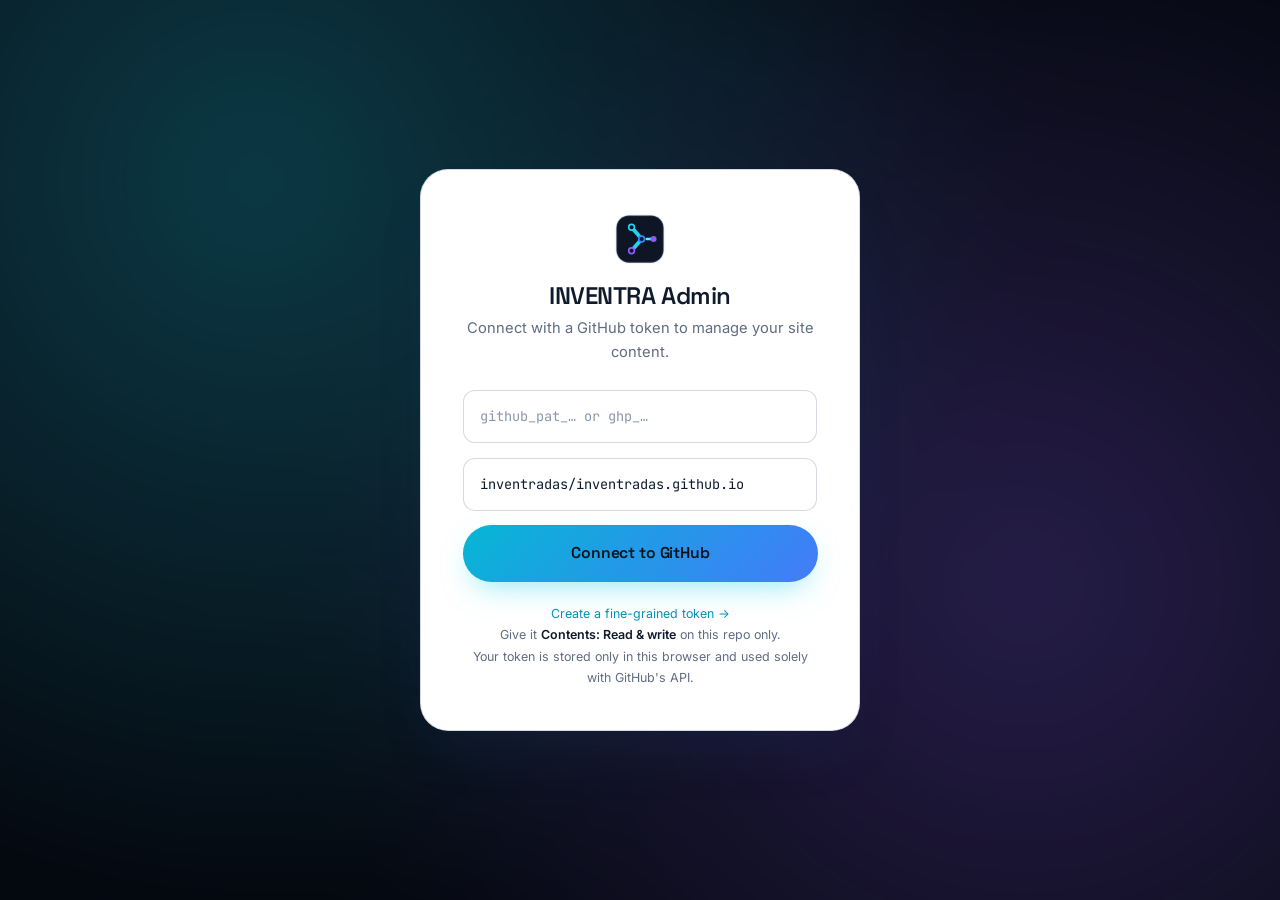
<file: admin/index.html>
<!DOCTYPE html>
<html lang="en">
<head>
  <meta charset="UTF-8">
  <meta name="viewport" content="width=device-width, initial-scale=1.0">
  <meta name="robots" content="noindex">
  <title>INVENTRA — Content Admin</title>
  <link rel="icon" href="../favicon.svg" type="image/svg+xml">
  <link rel="preconnect" href="https://fonts.googleapis.com">
  <link rel="preconnect" href="https://fonts.gstatic.com" crossorigin>
  <link href="https://fonts.googleapis.com/css2?family=Space+Grotesk:wght@400;500;600;700&family=Inter:wght@400;500;600&family=JetBrains+Mono:wght@400;500&display=swap" rel="stylesheet">
  <link rel="stylesheet" href="../assets/css/style.css">
  <style>
    body{overflow-y:auto}
    .login{position:fixed;inset:0;z-index:100;display:grid;place-items:center;padding:1.5rem;background:#05080f;overflow:hidden}
    .login::before{content:"";position:absolute;inset:-25%;background:radial-gradient(circle at 30% 30%,rgba(34,211,238,.25),transparent 45%),radial-gradient(circle at 70% 60%,rgba(139,92,246,.25),transparent 45%);filter:blur(50px)}
    .login-box{position:relative;z-index:1;width:440px;max-width:100%;background:var(--surface);border:1px solid var(--line-strong);border-radius:var(--radius-lg);padding:clamp(1.8rem,4vw,2.6rem);text-align:center;box-shadow:var(--shadow-2)}
    .login-box .mark{width:54px;height:54px;margin:0 auto 1.1rem}
    .login-box h1{font-size:1.5rem;margin-bottom:.4rem}
    .login-box .sub{color:var(--text-muted);font-size:.92rem;margin-bottom:1.6rem}
    .login-box input{margin-bottom:.9rem;font-family:var(--font-mono);font-size:.85rem}
    .login-help{margin-top:1.3rem;font-size:.78rem;color:var(--text-muted);line-height:1.7}
    .login-help a{color:var(--cyan)}
    .app{display:none;min-height:100vh}
    .topbar{position:sticky;top:0;z-index:20;display:flex;align-items:center;justify-content:space-between;gap:1rem;padding:.85rem clamp(1rem,3vw,2rem);background:rgba(7,11,22,.85);backdrop-filter:blur(14px);border-bottom:1px solid var(--line)}
    .topbar .brand{font-size:1.05rem}
    .topbar .mark{width:30px;height:30px}
    .topbar .right{display:flex;align-items:center;gap:.6rem;flex-wrap:wrap}
    .repo-chip{font-family:var(--font-mono);font-size:.74rem;color:var(--text-muted);background:var(--surface-2);border:1px solid var(--line);padding:.4rem .7rem;border-radius:8px}
    .wrap{max-width:980px;margin:0 auto;padding:clamp(1.2rem,3vw,2.2rem)}
    .tabs{display:flex;gap:.4rem;flex-wrap:wrap;margin-bottom:1.6rem;border-bottom:1px solid var(--line);padding-bottom:0}
    .tab{padding:.7rem 1.1rem;border:0;background:none;color:var(--text-muted);font-family:var(--font-display);font-weight:600;font-size:.95rem;cursor:pointer;border-bottom:2px solid transparent;margin-bottom:-1px;transition:color .2s,border-color .2s}
    .tab:hover{color:#fff}
    .tab.active{color:#fff;border-bottom-color:var(--cyan)}
    .panel{display:none}.panel.active{display:block}
    .panel-head{display:flex;justify-content:space-between;align-items:center;gap:1rem;flex-wrap:wrap;margin-bottom:1.3rem}
    .panel-head h2{font-size:1.4rem}
    .panel-head p{font-size:.88rem;margin-top:.2rem}
    .editor-card{background:var(--surface);border:1px solid var(--line);border-radius:var(--radius);padding:1.3rem;margin-bottom:1.1rem;position:relative}
    .editor-card .row-head{display:flex;justify-content:space-between;align-items:center;margin-bottom:.9rem}
    .editor-card .row-head .idx{font-family:var(--font-mono);font-size:.78rem;color:var(--cyan)}
    .grid2{display:grid;grid-template-columns:1fr 1fr;gap:.9rem}
    @media(max-width:620px){.grid2{grid-template-columns:1fr}}
    .field label{font-size:.78rem}
    .btn-danger{background:rgba(245,80,80,.12);border:1px solid rgba(245,80,80,.3);color:#ff9b9b;padding:.45rem .8rem;border-radius:9px;font-size:.82rem;cursor:pointer;font-weight:600}
    .btn-danger:hover{background:rgba(245,80,80,.2)}
    .toasts{position:fixed;bottom:1.2rem;right:1.2rem;z-index:200;display:flex;flex-direction:column;gap:.6rem}
    .toast{padding:.8rem 1.1rem;border-radius:11px;font-size:.88rem;font-weight:500;box-shadow:var(--shadow-2);animation:fadeIn .3s ease}
    .toast.ok{background:rgba(34,211,238,.12);border:1px solid rgba(34,211,238,.35);color:var(--cyan-bright)}
    .toast.err{background:rgba(245,80,80,.12);border:1px solid rgba(245,80,80,.35);color:#ff9b9b}
    .toast.info{background:var(--surface-2);border:1px solid var(--line-strong);color:var(--text)}
    .savebar{position:sticky;bottom:0;background:linear-gradient(transparent,rgba(7,11,22,.95) 30%);padding:1.2rem 0 .4rem;display:flex;gap:.7rem;justify-content:flex-end;flex-wrap:wrap}
    .muted-help{font-size:.78rem;color:var(--text-muted)}
    .spinner{width:16px;height:16px;border:2px solid rgba(255,255,255,.25);border-top-color:#04121b;border-radius:50%;display:inline-block;animation:spin-slow .7s linear infinite;vertical-align:-3px}
    @media(prefers-reduced-motion:no-preference){@keyframes spin-slow{to{transform:rotate(360deg)}}}
  </style>
</head>
<body class="noise">

<!-- ===== LOGIN ===== -->
<div class="login" id="login">
  <div class="login-box">
    <svg class="mark" viewBox="0 0 64 64" aria-hidden="true"><rect x="4" y="4" width="56" height="56" rx="15" fill="#0e1525" stroke="rgba(148,173,210,.22)" stroke-width="2"/><path d="M22 18l12 14-12 14" fill="none" stroke="#22d3ee" stroke-width="4.5" stroke-linecap="round" stroke-linejoin="round"/><path d="M40 32h6" stroke="#5eeaff" stroke-width="3" stroke-linecap="round"/><circle cx="22" cy="18" r="3.4" fill="#0e1525" stroke="#22d3ee" stroke-width="2"/><circle cx="34" cy="32" r="3.4" fill="#0e1525" stroke="#3b82f6" stroke-width="2"/><circle cx="22" cy="46" r="3.4" fill="#0e1525" stroke="#8b5cf6" stroke-width="2"/><circle cx="48" cy="32" r="3.6" fill="#8b5cf6"/></svg>
    <h1>INVENTRA Admin</h1>
    <p class="sub">Connect with a GitHub token to manage your site content.</p>
    <input class="input" type="password" id="tokenInput" placeholder="github_pat_… or ghp_…" autocomplete="off">
    <input class="input" type="text" id="repoInput" placeholder="owner/repo" value="inventradas/inventradas.github.io">
    <button class="btn btn-primary btn-block" id="loginBtn" onclick="handleLogin()">Connect to GitHub</button>
    <div class="login-help">
      <a href="https://github.com/settings/personal-access-tokens/new" target="_blank" rel="noopener">Create a fine-grained token →</a><br>
      Give it <strong>Contents: Read &amp; write</strong> on this repo only.<br>
      Your token is stored only in this browser and used solely with GitHub's API.
    </div>
  </div>
</div>

<!-- ===== APP ===== -->
<div class="app" id="app">
  <div class="topbar">
    <a class="brand" href="../index.html"><svg class="mark" viewBox="0 0 64 64" aria-hidden="true"><rect x="4" y="4" width="56" height="56" rx="15" fill="#0e1525" stroke="rgba(148,173,210,.22)" stroke-width="2"/><path d="M22 18l12 14-12 14" fill="none" stroke="#22d3ee" stroke-width="4.5" stroke-linecap="round" stroke-linejoin="round"/><path d="M40 32h6" stroke="#5eeaff" stroke-width="3" stroke-linecap="round"/><circle cx="22" cy="18" r="3.4" fill="#0e1525" stroke="#22d3ee" stroke-width="2"/><circle cx="34" cy="32" r="3.4" fill="#0e1525" stroke="#3b82f6" stroke-width="2"/><circle cx="22" cy="46" r="3.4" fill="#0e1525" stroke="#8b5cf6" stroke-width="2"/><circle cx="48" cy="32" r="3.6" fill="#8b5cf6"/></svg><span class="name"><span class="row"><b>INVEN</b><i>TRA</i></span><span class="tag">Admin</span></span></a>
    <div class="right">
      <span class="repo-chip" id="repoChip"></span>
      <a class="btn btn-ghost btn-sm" href="../index.html" target="_blank">View site ↗</a>
      <button class="btn btn-ghost btn-sm" onclick="logout()">Log out</button>
    </div>
  </div>

  <div class="wrap">
    <div class="tabs">
      <button class="tab active" data-tab="settings" onclick="switchTab('settings')">Home &amp; contact</button>
      <button class="tab" data-tab="services" onclick="switchTab('services')">Services</button>
      <button class="tab" data-tab="projects" onclick="switchTab('projects')">Projects</button>
      <button class="tab" data-tab="testimonials" onclick="switchTab('testimonials')">Testimonials</button>
      <button class="tab" data-tab="blog" onclick="switchTab('blog')">Blog</button>
      <button class="tab" data-tab="faq" onclick="switchTab('faq')">FAQ</button>
      <button class="tab" data-tab="media" onclick="switchTab('media')">Media</button>
    </div>

    <!-- SETTINGS -->
    <section class="panel active" id="panel-settings">
      <div class="panel-head"><div><h2>Business details</h2><p class="muted">Contact info &amp; social links shown across the site.</p></div></div>
      <div class="editor-card" id="settingsForm"><p class="muted">Loading…</p></div>
      <div class="savebar"><button class="btn btn-primary" id="saveSettings" onclick="saveSettings()">Save changes</button></div>
    </section>

    <!-- PROJECTS -->
    <section class="panel" id="panel-projects">
      <div class="panel-head"><div><h2>Projects</h2><p class="muted">Your portfolio cards (projects page + home).</p></div><button class="btn btn-ghost btn-sm" onclick="addProject()">+ Add project</button></div>
      <div id="projectsList"><p class="muted">Loading…</p></div>
      <div class="savebar"><button class="btn btn-primary" id="saveProjects" onclick="saveProjects()">Save changes</button></div>
    </section>

    <!-- BLOG -->
    <section class="panel" id="panel-blog">
      <div class="panel-head"><div><h2>Blog posts</h2><p class="muted">Insights articles (list + individual posts).</p></div><button class="btn btn-ghost btn-sm" onclick="addPost()">+ Add post</button></div>
      <div id="blogList"><p class="muted">Loading…</p></div>
      <div class="savebar"><button class="btn btn-primary" id="saveBlog" onclick="saveBlog()">Save changes</button></div>
    </section>

    <!-- SERVICES -->
    <section class="panel" id="panel-services">
      <div class="panel-head"><div><h2>Services</h2><p class="muted">The services shown on the home + services pages.</p></div><button class="btn btn-ghost btn-sm" onclick="addService()">+ Add service</button></div>
      <div id="servicesList"><p class="muted">Loading…</p></div>
      <div class="savebar"><button class="btn btn-primary" id="saveServices" onclick="saveServices()">Save changes</button></div>
    </section>

    <!-- TESTIMONIALS -->
    <section class="panel" id="panel-testimonials">
      <div class="panel-head"><div><h2>Testimonials</h2><p class="muted">Client quotes on the home page.</p></div><button class="btn btn-ghost btn-sm" onclick="addTestimonial()">+ Add testimonial</button></div>
      <div id="testimonialsList"><p class="muted">Loading…</p></div>
      <div class="savebar"><button class="btn btn-primary" id="saveTestimonials" onclick="saveTestimonials()">Save changes</button></div>
    </section>

    <!-- FAQ -->
    <section class="panel" id="panel-faq">
      <div class="panel-head"><div><h2>FAQ</h2><p class="muted">Questions on the home + services pages.</p></div><button class="btn btn-ghost btn-sm" onclick="addFaq()">+ Add question</button></div>
      <div id="faqList"><p class="muted">Loading…</p></div>
      <div class="savebar"><button class="btn btn-primary" id="saveFaq" onclick="saveFaq()">Save changes</button></div>
    </section>

    <!-- MEDIA -->
    <section class="panel" id="panel-media">
      <div class="panel-head"><div><h2>Media — upload images &amp; videos</h2><p class="muted">Upload a logo, photo or short clip, then copy the path to use anywhere (project image, project video, or hero background).</p></div></div>
      <div class="editor-card">
        <div class="field"><label>Choose an image or short video</label><input type="file" id="mediaFile" accept="image/*,video/*" class="input"></div>
        <button class="btn btn-primary" id="mediaBtn" onclick="doMediaUpload()">Upload</button>
        <div id="mediaResult" style="margin-top:1rem"></div>
      </div>
    </section>
  </div>
</div>

<div class="toasts" id="toasts"></div>

<script>
const API = 'https://api.github.com';
const CONFIG = { token: null, repo: null, branch: 'main' };
const FILES = { settings: 'content/settings.json', projects: 'content/projects.json', blog: 'content/blog.json', services: 'content/services.json', testimonials: 'content/testimonials.json', faq: 'content/faq.json' };
const SHA = {};      // current sha per file
const DATA = {};     // loaded json per key

const $ = (s, c=document) => c.querySelector(s);
const esc = s => String(s==null?'':s).replace(/[&<>"]/g,c=>({'&':'&amp;','<':'&lt;','>':'&gt;','"':'&quot;'}[c]));
const b64encode = str => btoa(unescape(encodeURIComponent(str)));
const b64decode = b64 => decodeURIComponent(escape(atob(b64.replace(/\n/g,''))));

function toast(msg, type='info'){
  const t = document.createElement('div');
  t.className = 'toast ' + type; t.textContent = msg;
  $('#toasts').appendChild(t);
  setTimeout(()=>{ t.style.opacity='0'; t.style.transition='opacity .4s'; setTimeout(()=>t.remove(),400); }, 3500);
}

/* ---------- AUTH ---------- */
function handleLogin(){
  const token = $('#tokenInput').value.trim();
  const repo = $('#repoInput').value.trim();
  if(!token || !repo){ toast('Enter a token and repo.', 'err'); return; }
  const btn = $('#loginBtn'); btn.disabled = true; btn.innerHTML = '<span class="spinner"></span> Connecting…';
  CONFIG.token = token; CONFIG.repo = repo;
  ghFetch(`/repos/${repo}`).then(async r => {
    if(r.ok){
      const info = await r.json(); CONFIG.branch = info.default_branch || 'main';
      localStorage.setItem('inv_token', token); localStorage.setItem('inv_repo', repo);
      $('#login').style.display='none'; $('#app').style.display='block';
      $('#repoChip').textContent = repo;
      loadAll();
    } else {
      toast(r.status===401?'Invalid token.':'Repo not found or no access.', 'err');
      btn.disabled=false; btn.textContent='Connect to GitHub';
    }
  }).catch(()=>{ toast('Network error.', 'err'); btn.disabled=false; btn.textContent='Connect to GitHub'; });
}
function logout(){ localStorage.removeItem('inv_token'); localStorage.removeItem('inv_repo'); location.reload(); }

function ghFetch(path, opts={}){
  return fetch(API+path, { ...opts, headers: { 'Authorization':`Bearer ${CONFIG.token}`, 'Accept':'application/vnd.github+json', ...(opts.headers||{}) } });
}

/* ---------- LOAD / SAVE FILES ---------- */
async function loadFile(key){
  const res = await ghFetch(`/repos/${CONFIG.repo}/contents/${FILES[key]}?ref=${CONFIG.branch}`);
  if(!res.ok) throw new Error('load '+key);
  const j = await res.json();
  SHA[key] = j.sha;
  return JSON.parse(b64decode(j.content));
}
async function saveFile(key, obj, msg){
  const body = { message: msg, content: b64encode(JSON.stringify(obj, null, 2) + '\n'), branch: CONFIG.branch };
  if(SHA[key]) body.sha = SHA[key];
  const res = await ghFetch(`/repos/${CONFIG.repo}/contents/${FILES[key]}`, { method:'PUT', body: JSON.stringify(body) });
  if(!res.ok){ const e = await res.json().catch(()=>({})); throw new Error(e.message || ('save '+key)); }
  const j = await res.json(); SHA[key] = j.content.sha;
}

async function loadAll(){
  const step = async (key, after) => { try { after(await loadFile(key)); } catch(e){ /* file may not exist yet — skip */ } };
  await step('settings', d => { DATA.settings = d; renderSettings(); });
  await step('services', d => { DATA.services = d.items || []; renderServices(); });
  await step('projects', d => { DATA.projects = d.items || []; renderProjects(); });
  await step('testimonials', d => { DATA.testimonials = d.items || []; renderTestimonials(); });
  await step('blog', d => { DATA.blog = d.posts || []; renderBlog(); });
  await step('faq', d => { DATA.faq = d.items || []; renderFaq(); });
  toast('Loaded. Edit any tab and hit Save — changes go live in ~1 min.', 'ok');
}

/* ---------- SETTINGS ---------- */
function field(label, id, val, ph=''){ return `<div class="field"><label>${label}</label><input class="input" id="${id}" value="${esc(val)}" placeholder="${ph}"></div>`; }
function renderSettings(){
  const s = DATA.settings || {};
  const tw = (s.hero_typewriter||[]).join('\n');
  const stats = (s.stats||[]).map((st,i)=>`
    <div class="grid2 statrow" style="gap:.6rem;margin-bottom:.4rem">
      <div class="field"><label>Stat ${i+1} value</label><input class="input statv" value="${esc(st.value)}"></div>
      <div class="field"><label>Suffix</label><input class="input statx" value="${esc(st.suffix||'')}"></div>
      <div class="field" style="grid-column:1/-1"><label>Label</label><input class="input statl" value="${esc(st.label)}"></div>
    </div>`).join('');
  $('#settingsForm').innerHTML = `
    <h3 style="margin-bottom:.9rem">Logo</h3>
    <div class="field"><label>Logo image — used in the header, footer &amp; loading screen (one place changes all)</label>
      <div style="display:flex;gap:.5rem;align-items:center">
        <input class="input" id="s_logo" value="${esc(s.logo||'')}" placeholder="assets/img/logo.jpg" style="flex:1">
        <button type="button" class="btn btn-ghost btn-sm" onclick="pickLogo()">Upload…</button>
      </div>
      ${s.logo?`<img src="../${esc(s.logo)}" alt="logo preview" style="height:56px;width:56px;object-fit:cover;border-radius:13px;margin-top:.7rem;border:1px solid var(--line)">`:''}
    </div>
    <h3 style="margin:1.5rem 0 .9rem">Contact &amp; social</h3>
    <div class="grid2">
      ${field('Company name','s_company',s.company)}
      ${field('Email','s_email',s.email)}
      ${field('Phone (display)','s_phone',s.phone)}
      ${field('Phone (dial, e.g. +15551234567)','s_phone_href',s.phone_href)}
      ${field('Location','s_location',s.location)}
      ${field('Response time','s_response_time',s.response_time)}
      ${field('LinkedIn URL','s_linkedin',s.linkedin)}
      ${field('GitHub URL','s_github',s.github)}
      ${field('X / Twitter URL','s_x',s.x)}
    </div>
    <h3 style="margin:1.7rem 0 .9rem">Homepage hero</h3>
    <div class="grid2">
      ${field('Badge (top pill text)','s_hero_badge',s.hero_badge)}
      ${field('Headline accent word (gradient)','s_hero_accent',s.hero_title_accent)}
      ${field('Headline — text before accent','s_hero_before',s.hero_title_before)}
      ${field('Headline — text after accent','s_hero_after',s.hero_title_after)}
    </div>
    <div class="field"><label>Hero lead paragraph</label><textarea class="textarea" id="s_hero_lead" style="min-height:80px">${esc(s.hero_lead)}</textarea></div>
    <div class="field"><label>Rotating typewriter phrases (one per line)</label><textarea class="textarea" id="s_hero_tw" style="min-height:120px">${esc(tw)}</textarea></div>
    <div class="field"><label>Hero background video (optional — a short muted clip plays behind the hero; leave blank for the animated particles)</label>
      <div style="display:flex;gap:.5rem"><input class="input" id="s_hero_video" value="${esc(s.hero_video||'')}" placeholder="assets/video/hero.mp4" style="flex:1"><button type="button" class="btn btn-ghost btn-sm" onclick="pickHeroVideo()">Upload…</button></div>
      <p class="muted" style="font-size:.78rem;margin-top:.4rem">Keep uploads small (≈ under 15 MB). For bigger videos, host on YouTube/Vimeo and use it as a project demo instead.</p></div>
    <h3 style="margin:1.7rem 0 .9rem">Stats</h3>
    <div id="statsWrap">${stats}</div>`;
}
async function saveSettings(){
  const g = id => $('#'+id).value.trim();
  const stats = Array.from(document.querySelectorAll('#statsWrap .statrow')).map(row=>({
    value: row.querySelector('.statv').value.trim(),
    suffix: row.querySelector('.statx').value.trim(),
    label: row.querySelector('.statl').value.trim()
  }));
  const obj = {
    logo:g('s_logo'),
    company:g('s_company'), email:g('s_email'), phone:g('s_phone'), phone_href:g('s_phone_href'),
    location:g('s_location'), response_time:g('s_response_time'), linkedin:g('s_linkedin'), github:g('s_github'), x:g('s_x'),
    hero_badge:g('s_hero_badge'), hero_title_before:g('s_hero_before'), hero_title_accent:g('s_hero_accent'),
    hero_title_after:g('s_hero_after'), hero_lead:$('#s_hero_lead').value.trim(),
    hero_typewriter: $('#s_hero_tw').value.split('\n').map(x=>x.trim()).filter(Boolean),
    hero_video: $('#s_hero_video').value.trim(),
    stats
  };
  await withSave('#saveSettings', ()=>saveFile('settings', obj, 'Update home & contact (admin)'), 'Saved ✓');
  DATA.settings = obj;
}

/* ---------- PROJECTS ---------- */
const SHAPES = ['robot','building','chip','eye','energy','ml','cube'];
const CATS = ['robotics','automation','embedded','iot','control','design'];
function sel(id,val,opts){ return `<select class="input" id="${id}">${opts.map(o=>`<option ${o===val?'selected':''}>${o}</option>`).join('')}</select>`; }
function projectCardForm(p, i){
  return `<div class="editor-card" data-proj>
    <div class="row-head"><span class="idx">PROJECT ${i+1}</span><button class="btn-danger" onclick="this.closest('[data-proj]').remove()">Remove</button></div>
    <div class="grid2">
      <div class="field"><label>Title</label><input class="input" data-f="title" value="${esc(p.title)}"></div>
      <div class="field"><label>Badge text</label><input class="input" data-f="badge" value="${esc(p.badge)}"></div>
      <div class="field"><label>Filter category</label><select class="input" data-f="category">${CATS.map(o=>`<option ${o===p.category?'selected':''}>${o}</option>`).join('')}</select></div>
      <div class="field"><label>Icon shape</label><select class="input" data-f="shape">${SHAPES.map(o=>`<option ${o===p.shape?'selected':''}>${o}</option>`).join('')}</select></div>
    </div>
    <div class="field" style="margin-top:.9rem"><label>Description</label><textarea class="textarea" data-f="description" style="min-height:70px">${esc(p.description)}</textarea></div>
    <div class="field"><label>Image (optional — shows instead of the icon)</label><div style="display:flex;gap:.5rem"><input class="input" data-f="image" value="${esc(p.image||'')}" placeholder="assets/img/projects/my-project.jpg" style="flex:1"><button type="button" class="btn btn-ghost btn-sm" onclick="pickImage(this)">Upload…</button></div></div>
    <div class="field"><label>Demo video (optional — YouTube/Vimeo link, or upload a clip → shows a ▶ play button)</label><div style="display:flex;gap:.5rem"><input class="input" data-f="video" value="${esc(p.video||'')}" placeholder="https://youtu.be/…  or  assets/video/demo.mp4" style="flex:1"><button type="button" class="btn btn-ghost btn-sm" onclick="pickImage(this,'video','video/*')">Upload…</button></div></div>
    <div class="grid2" style="margin-top:.4rem">
      <div class="field"><label>Tags (comma-separated)</label><input class="input" data-f="tags" value="${esc((p.tags||[]).join(', '))}"></div>
      <div class="field"><label>Result line</label><input class="input" data-f="result" value="${esc(p.result)}"></div>
    </div>
  </div>`;
}
function renderProjects(){ $('#projectsList').innerHTML = (DATA.projects||[]).map(projectCardForm).join('') || '<p class="muted">No projects yet — click “Add project”.</p>'; }
function addProject(){ DATA.projects = collectProjects(); DATA.projects.push({title:'New project',badge:'Category',category:'automation',shape:'cube',description:'',tags:[],result:''}); renderProjects(); }
function collectProjects(){
  return Array.from(document.querySelectorAll('#projectsList [data-proj]')).map(card=>{
    const g = f => { const el = card.querySelector(`[data-f="${f}"]`); return el ? el.value.trim() : ''; };
    return { title:g('title'), category:g('category'), badge:g('badge'), shape:g('shape'),
      description:g('description'), image:g('image'), video:g('video'), tags:g('tags').split(',').map(t=>t.trim()).filter(Boolean), result:g('result') };
  });
}
async function saveProjects(){
  const items = collectProjects();
  await withSave('#saveProjects', ()=>saveFile('projects', { items }, 'Update projects (admin)'), 'Projects saved ✓');
  DATA.projects = items;
}

/* ---------- BLOG ---------- */
const BCATS = ['Automation','Embedded','IoT','Control','Robotics'];
function postCardForm(p, i){
  const body = Array.isArray(p.body) ? p.body.join('\n') : (p.body||'');
  return `<div class="editor-card" data-post>
    <div class="row-head"><span class="idx">POST ${i+1}</span><button class="btn-danger" onclick="this.closest('[data-post]').remove()">Remove</button></div>
    <div class="grid2">
      <div class="field"><label>Title</label><input class="input" data-f="title" value="${esc(p.title)}"></div>
      <div class="field"><label>URL slug</label><input class="input" data-f="slug" value="${esc(p.slug)}"></div>
      <div class="field"><label>Date (YYYY-MM-DD)</label><input class="input" data-f="date" value="${esc(p.date)}"></div>
      <div class="field"><label>Category</label><select class="input" data-f="category">${BCATS.map(o=>`<option ${o===p.category?'selected':''}>${o}</option>`).join('')}</select></div>
      <div class="field"><label>Reading time</label><input class="input" data-f="reading_time" value="${esc(p.reading_time)}"></div>
      <div class="field"><label>Featured?</label><select class="input" data-f="featured"><option value="false" ${!p.featured?'selected':''}>No</option><option value="true" ${p.featured?'selected':''}>Yes</option></select></div>
    </div>
    <div class="field" style="margin-top:.9rem"><label>Excerpt</label><textarea class="textarea" data-f="excerpt" style="min-height:60px">${esc(p.excerpt)}</textarea></div>
    <div class="field"><label>Body (Markdown — supports #, lists, **bold**, code)</label><textarea class="textarea" data-f="body" style="min-height:220px;font-family:var(--font-mono);font-size:.85rem">${esc(body)}</textarea></div>
  </div>`;
}
function renderBlog(){ $('#blogList').innerHTML = (DATA.blog||[]).map(postCardForm).join('') || '<p class="muted">No posts yet — click “Add post”.</p>'; }
function addPost(){ DATA.blog = collectBlog(); DATA.blog.unshift({title:'New post',slug:'new-post',date:new Date().toISOString().slice(0,10),category:'Automation',reading_time:'5 min read',excerpt:'',featured:false,body:['Write your article here.']}); renderBlog(); }
function collectBlog(){
  return Array.from(document.querySelectorAll('#blogList [data-post]')).map(card=>{
    const g = f => { const el = card.querySelector(`[data-f="${f}"]`); return el ? el.value : ''; };
    return { title:g('title').trim(), slug:g('slug').trim(), date:g('date').trim(), category:g('category'),
      reading_time:g('reading_time').trim(), excerpt:g('excerpt').trim(), featured:g('featured')==='true',
      body:g('body').replace(/\r/g,'').split('\n') };
  });
}
async function saveBlog(){
  const posts = collectBlog();
  await withSave('#saveBlog', ()=>saveFile('blog', { posts }, 'Update blog (admin)'), 'Blog saved ✓');
  DATA.blog = posts;
}

/* ---------- helpers ---------- */
async function withSave(btnSel, fn, okMsg){
  const btn = $(btnSel); const label = btn.textContent; btn.disabled=true; btn.innerHTML='<span class="spinner"></span> Saving…';
  try{ await fn(); toast(okMsg, 'ok'); }
  catch(e){ toast('Save failed: '+e.message, 'err'); }
  finally{ btn.disabled=false; btn.textContent=label; }
}
function switchTab(name){
  document.querySelectorAll('.tab').forEach(t=>t.classList.toggle('active', t.dataset.tab===name));
  document.querySelectorAll('.panel').forEach(p=>p.classList.toggle('active', p.id==='panel-'+name));
}

/* ---------- SERVICES ---------- */
const SVC_ICONS = ['gear','chip','broadcast','sliders','cube','shield'];
function serviceForm(s,i){
  return `<div class="editor-card" data-svc>
    <div class="row-head"><span class="idx">SERVICE ${i+1}</span><button class="btn-danger" onclick="this.closest('[data-svc]').remove()">Remove</button></div>
    <div class="grid2">
      <div class="field"><label>Title</label><input class="input" data-f="title" value="${esc(s.title)}"></div>
      <div class="field"><label>Icon</label><select class="input" data-f="icon">${SVC_ICONS.map(o=>`<option ${o===s.icon?'selected':''}>${o}</option>`).join('')}</select></div>
    </div>
    <div class="field" style="margin-top:.9rem"><label>Description</label><textarea class="textarea" data-f="description" style="min-height:70px">${esc(s.description)}</textarea></div>
    <div class="field"><label>Feature bullets (one per line)</label><textarea class="textarea" data-f="features" style="min-height:80px">${esc((s.features||[]).join('\n'))}</textarea></div>
  </div>`;
}
function renderServices(){ $('#servicesList').innerHTML = (DATA.services||[]).map(serviceForm).join('') || '<p class="muted">No services yet.</p>'; }
function addService(){ DATA.services = collectServices(); DATA.services.push({title:'New service',icon:'gear',description:'',features:[]}); renderServices(); }
function collectServices(){
  return Array.from(document.querySelectorAll('#servicesList [data-svc]')).map(c=>{
    const g=f=>{const e=c.querySelector(`[data-f="${f}"]`);return e?e.value:'';};
    return { icon:g('icon'), title:g('title').trim(), description:g('description').trim(), features:g('features').split('\n').map(x=>x.trim()).filter(Boolean) };
  });
}
async function saveServices(){ const items=collectServices(); await withSave('#saveServices',()=>saveFile('services',{items},'Update services (admin)'),'Services saved ✓'); DATA.services=items; }

/* ---------- TESTIMONIALS ---------- */
function testimonialForm(t,i){
  return `<div class="editor-card" data-tst>
    <div class="row-head"><span class="idx">TESTIMONIAL ${i+1}</span><button class="btn-danger" onclick="this.closest('[data-tst]').remove()">Remove</button></div>
    <div class="grid2">
      <div class="field"><label>Name</label><input class="input" data-f="name" value="${esc(t.name)}"></div>
      <div class="field"><label>Role · Company</label><input class="input" data-f="role" value="${esc(t.role)}"></div>
    </div>
    <div class="field"><label>Stars</label><select class="input" data-f="rating">${[5,4,3,2,1].map(n=>`<option ${n===(t.rating||5)?'selected':''}>${n}</option>`).join('')}</select></div>
    <div class="field"><label>Quote</label><textarea class="textarea" data-f="quote" style="min-height:90px">${esc(t.quote)}</textarea></div>
  </div>`;
}
function renderTestimonials(){ $('#testimonialsList').innerHTML = (DATA.testimonials||[]).map(testimonialForm).join('') || '<p class="muted">No testimonials yet.</p>'; }
function addTestimonial(){ DATA.testimonials=collectTestimonials(); DATA.testimonials.push({name:'New client',role:'Role · Company',quote:'',rating:5}); renderTestimonials(); }
function collectTestimonials(){
  return Array.from(document.querySelectorAll('#testimonialsList [data-tst]')).map(c=>{
    const g=f=>{const e=c.querySelector(`[data-f="${f}"]`);return e?e.value:'';};
    return { name:g('name').trim(), role:g('role').trim(), quote:g('quote').trim(), rating:parseInt(g('rating'),10)||5 };
  });
}
async function saveTestimonials(){ const items=collectTestimonials(); await withSave('#saveTestimonials',()=>saveFile('testimonials',{items},'Update testimonials (admin)'),'Testimonials saved ✓'); DATA.testimonials=items; }

/* ---------- FAQ ---------- */
function faqForm(f,i){
  return `<div class="editor-card" data-faq>
    <div class="row-head"><span class="idx">Q ${i+1}</span><button class="btn-danger" onclick="this.closest('[data-faq]').remove()">Remove</button></div>
    <div class="field"><label>Question</label><input class="input" data-f="q" value="${esc(f.q)}"></div>
    <div class="field"><label>Answer</label><textarea class="textarea" data-f="a" style="min-height:80px">${esc(f.a)}</textarea></div>
  </div>`;
}
function renderFaq(){ $('#faqList').innerHTML = (DATA.faq||[]).map(faqForm).join('') || '<p class="muted">No questions yet.</p>'; }
function addFaq(){ DATA.faq=collectFaq(); DATA.faq.push({q:'New question?',a:''}); renderFaq(); }
function collectFaq(){
  return Array.from(document.querySelectorAll('#faqList [data-faq]')).map(c=>{
    const g=f=>{const e=c.querySelector(`[data-f="${f}"]`);return e?e.value:'';};
    return { q:g('q').trim(), a:g('a').trim() };
  });
}
async function saveFaq(){ const items=collectFaq(); await withSave('#saveFaq',()=>saveFile('faq',{items},'Update FAQ (admin)'),'FAQ saved ✓'); DATA.faq=items; }

/* ---------- IMAGE UPLOAD (commits to repo via GitHub API) ---------- */
async function uploadImage(file){
  const name = Date.now() + '-' + file.name.replace(/[^a-zA-Z0-9.\-_]/g,'-').toLowerCase();
  const isVid = /^video\//.test(file.type) || /\.(mp4|webm|ogg|mov)$/i.test(file.name);
  const path = (isVid ? 'assets/video/' : 'assets/img/uploads/') + name;
  const b64 = await new Promise((res,rej)=>{ const r=new FileReader(); r.onload=()=>res(String(r.result).split(',')[1]); r.onerror=rej; r.readAsDataURL(file); });
  const resp = await ghFetch(`/repos/${CONFIG.repo}/contents/${path}`, { method:'PUT', body: JSON.stringify({ message:'Upload '+name+' (admin)', content:b64, branch:CONFIG.branch }) });
  if(!resp.ok){ const e=await resp.json().catch(()=>({})); throw new Error(e.message||'upload failed'); }
  return path;
}
function pickImage(btn, field, accept){
  field = field || 'image'; accept = accept || 'image/*';
  const inp = btn.parentElement.querySelector(`[data-f="${field}"]`);
  const f = document.createElement('input'); f.type='file'; f.accept=accept;
  f.onchange = async ()=>{ if(!f.files[0]) return; const lbl=btn.textContent; btn.disabled=true; btn.textContent='…'; try{ inp.value = await uploadImage(f.files[0]); toast('Uploaded ✓','ok'); }catch(e){ toast('Upload failed: '+e.message,'err'); } finally{ btn.disabled=false; btn.textContent=lbl; } };
  f.click();
}
function pickHeroVideo(){
  const inp = document.getElementById('s_hero_video');
  const f = document.createElement('input'); f.type='file'; f.accept='video/*';
  f.onchange = async ()=>{ if(!f.files[0]) return; toast('Uploading video…','info'); try{ inp.value = await uploadImage(f.files[0]); toast('Video uploaded — click Save to apply.','ok'); }catch(e){ toast('Upload failed: '+e.message,'err'); } };
  f.click();
}
function pickLogo(){
  const inp = document.getElementById('s_logo');
  const f = document.createElement('input'); f.type='file'; f.accept='image/*';
  f.onchange = async ()=>{ if(!f.files[0]) return; toast('Uploading logo…','info'); try{ inp.value = await uploadImage(f.files[0]); toast('Logo uploaded — click Save to apply it everywhere.','ok'); }catch(e){ toast('Upload failed: '+e.message,'err'); } };
  f.click();
}
async function doMediaUpload(){
  const f = $('#mediaFile'); if(!f.files || !f.files[0]){ toast('Pick an image first.','err'); return; }
  const btn=$('#mediaBtn'); btn.disabled=true; btn.innerHTML='<span class="spinner"></span> Uploading…';
  try{
    const path = await uploadImage(f.files[0]);
    $('#mediaResult').innerHTML = `<div class="editor-card">Uploaded ✓<br><code style="word-break:break-all">${path}</code><br><button class="btn btn-ghost btn-sm" style="margin-top:.6rem" onclick="navigator.clipboard.writeText('${path}').then(()=>toast('Path copied','ok'))">Copy path</button> <a class="btn btn-ghost btn-sm" style="margin-top:.6rem" href="../${path}" target="_blank">Open</a></div>`;
    toast('Uploaded ✓','ok');
  }catch(e){ toast('Upload failed: '+e.message,'err'); }
  finally{ btn.disabled=false; btn.textContent='Upload'; }
}

/* ---------- auto-login ---------- */
(function(){
  const t = localStorage.getItem('inv_token'), r = localStorage.getItem('inv_repo');
  if(t && r){ $('#tokenInput').value=t; $('#repoInput').value=r; handleLogin(); }
})();
</script>
</body>
</html>
</file>
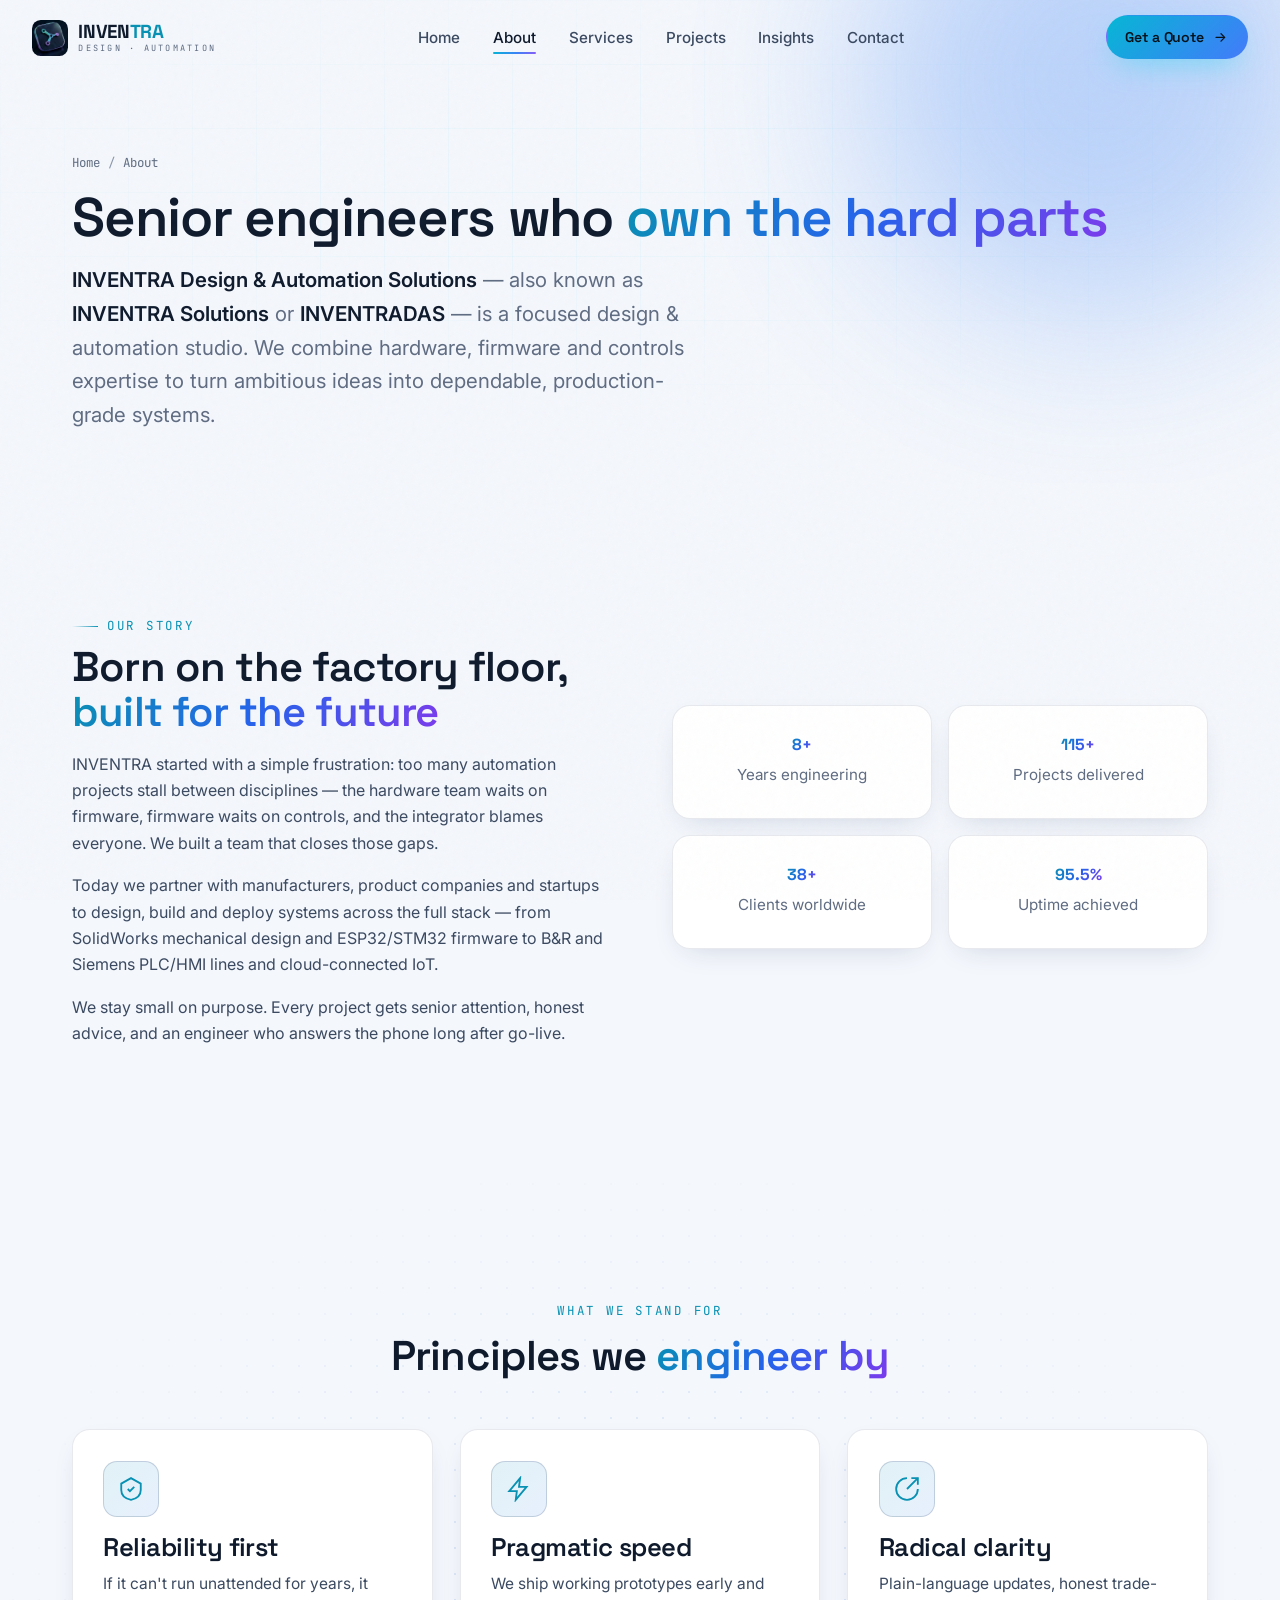
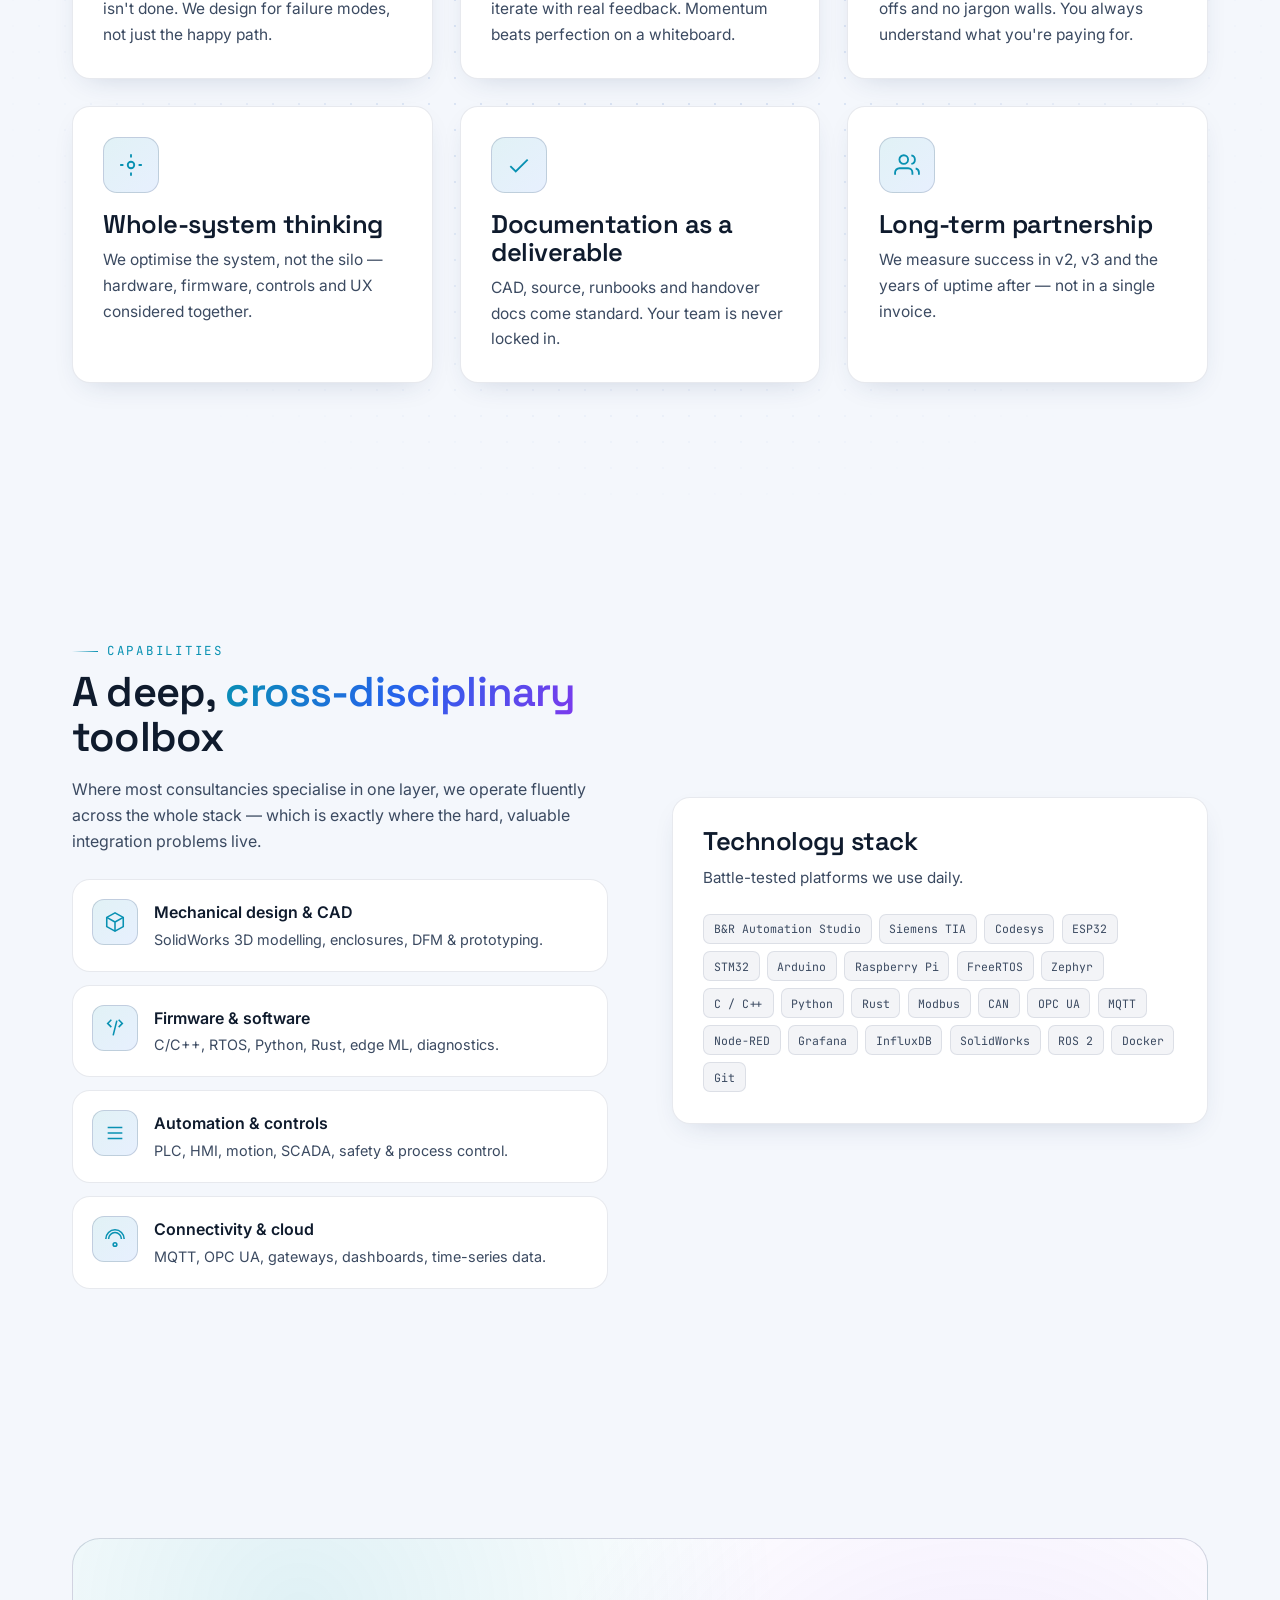
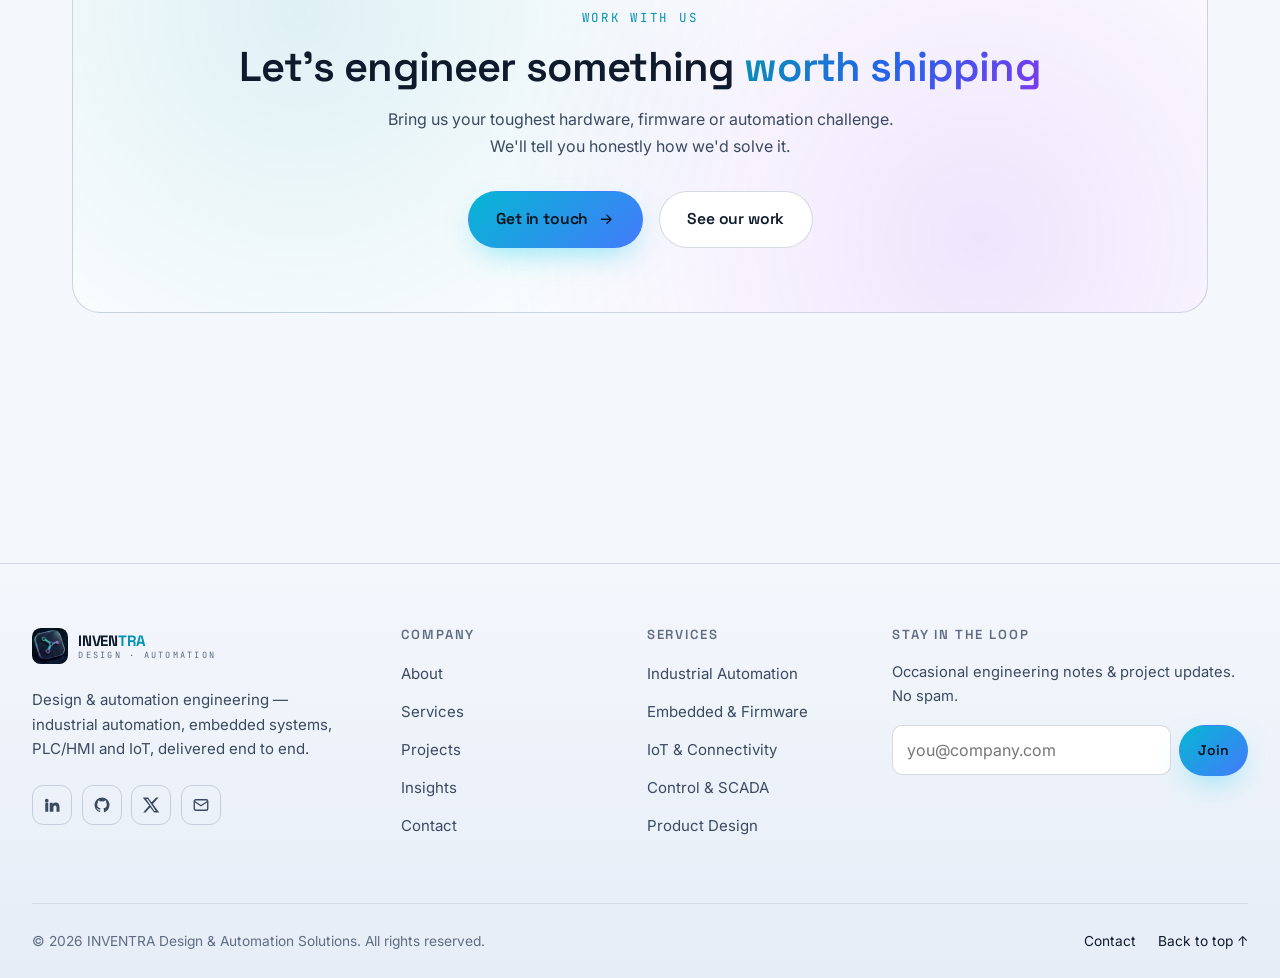
<file: about.html>
<!DOCTYPE html>
<html lang="en">
<head>
  <meta charset="UTF-8">
  <meta name="viewport" content="width=device-width, initial-scale=1.0">
  <title>About INVENTRA — Engineering & Automation Team</title>
  <meta name="description" content="INVENTRA is a senior engineering team delivering industrial automation, embedded systems, PLC/HMI and IoT solutions — pragmatic, reliable and fully supported.">
  <meta name="theme-color" content="#070b16">
  <link rel="icon" href="favicon.svg" type="image/svg+xml">
  <link rel="manifest" href="site.webmanifest">
  <link rel="canonical" href="https://inventradas.github.io/about.html">
  <meta property="og:title" content="About INVENTRA — Design & Automation Solutions">
  <meta property="og:description" content="A senior engineering team for industrial automation, embedded systems and IoT.">
  <meta property="og:image" content="assets/img/og.svg">
  <link rel="preconnect" href="https://fonts.googleapis.com">
  <link rel="preconnect" href="https://fonts.gstatic.com" crossorigin>
  <link href="https://fonts.googleapis.com/css2?family=Space+Grotesk:wght@400;500;600;700&family=Inter:wght@400;500;600&family=JetBrains+Mono:wght@400;500&display=swap" rel="stylesheet">
  <link rel="stylesheet" href="assets/css/style.css">
</head>
<body class="noise">
  <div class="preloader" id="preloader" aria-hidden="true"><div class="pl-inner"><svg class="pl-logo" viewBox="0 0 64 64"><rect x="4" y="4" width="56" height="56" rx="15" fill="#0e1525" stroke="rgba(148,173,210,.22)" stroke-width="2"/><path d="M22 18l12 14-12 14" fill="none" stroke="#22d3ee" stroke-width="4.5" stroke-linecap="round" stroke-linejoin="round"/><path d="M40 32h6" stroke="#5eeaff" stroke-width="3" stroke-linecap="round"/><circle cx="22" cy="18" r="3.4" fill="#0e1525" stroke="#22d3ee" stroke-width="2"/><circle cx="34" cy="32" r="3.4" fill="#0e1525" stroke="#3b82f6" stroke-width="2"/><circle cx="22" cy="46" r="3.4" fill="#0e1525" stroke="#8b5cf6" stroke-width="2"/><circle cx="48" cy="32" r="3.6" fill="#8b5cf6"/></svg><span class="pl-word"><b>INVEN</b><span class="grad-text-anim">TRA</span></span><span class="pl-sub">Design · Automation</span><div class="pl-bar"><i></i></div></div></div>
<script>if(sessionStorage.getItem('inventra_loaded'))document.documentElement.classList.add('pl-skip');</script>
  <a href="#main" class="skip-link">Skip to content</a>
  <div class="scroll-progress" aria-hidden="true"></div>

  <header class="site-header" id="top">
    <nav class="nav container container-wide" aria-label="Primary">
      <a href="index.html" class="brand" aria-label="INVENTRA — home">
        <svg class="mark" viewBox="0 0 64 64" aria-hidden="true"><rect x="4" y="4" width="56" height="56" rx="15" fill="#0e1525" stroke="rgba(148,173,210,.22)" stroke-width="2"/><path d="M22 18l12 14-12 14" fill="none" stroke="#22d3ee" stroke-width="4.5" stroke-linecap="round" stroke-linejoin="round"/><path d="M40 32h6" stroke="#5eeaff" stroke-width="3" stroke-linecap="round"/><circle cx="22" cy="18" r="3.4" fill="#0e1525" stroke="#22d3ee" stroke-width="2"/><circle cx="34" cy="32" r="3.4" fill="#0e1525" stroke="#3b82f6" stroke-width="2"/><circle cx="22" cy="46" r="3.4" fill="#0e1525" stroke="#8b5cf6" stroke-width="2"/><circle cx="48" cy="32" r="3.6" fill="#8b5cf6"/></svg>
        <span class="name"><span class="row"><b>INVEN</b><i>TRA</i></span><span class="tag">Design · Automation</span></span>
      </a>
      <div class="nav-links">
        <a href="index.html">Home</a><a href="about.html">About</a><a href="services.html">Services</a><a href="projects.html">Projects</a><a href="blog.html">Insights</a><a href="contact.html">Contact</a>
      </div>
      <div class="nav-cta">
        <a href="contact.html" class="btn btn-primary btn-sm">Get a Quote <svg viewBox="0 0 24 24" fill="none" stroke="currentColor" stroke-width="2"><path d="M5 12h14M13 6l6 6-6 6" stroke-linecap="round" stroke-linejoin="round"/></svg></a>
        <button class="nav-toggle" aria-label="Open menu" aria-expanded="false" aria-controls="mobile-menu"><span></span><span></span><span></span></button>
      </div>
    </nav>
  </header>
  <div class="mobile-menu" id="mobile-menu">
    <a href="index.html">Home <span>01</span></a><a href="about.html">About <span>02</span></a><a href="services.html">Services <span>03</span></a><a href="projects.html">Projects <span>04</span></a><a href="blog.html">Insights <span>05</span></a><a href="contact.html">Contact <span>06</span></a>
    <a href="contact.html" class="btn btn-primary btn-block">Get a Quote</a>
  </div>

  <main id="main">
    <!-- PAGE HERO -->
    <section class="page-hero bg-grid">
      <div class="glow-orb glow-pulse" style="width:480px;height:480px;background:#3b82f6;top:-160px;right:-60px"></div>
      <div class="container">
        <div class="breadcrumb" data-reveal><a href="index.html">Home</a><span class="sep">/</span><span>About</span></div>
        <h1 data-reveal data-delay="60">Senior engineers who <span class="grad-text">own the hard parts</span></h1>
        <p data-reveal data-delay="120"><strong>INVENTRA Design &amp; Automation Solutions</strong> — also known as <strong>INVENTRA Solutions</strong> or <strong>INVENTRADAS</strong> — is a focused design &amp; automation studio. We combine hardware, firmware and controls expertise to turn ambitious ideas into dependable, production-grade systems.</p>
      </div>
    </section>

    <!-- STORY -->
    <section class="section">
      <div class="container">
        <div class="grid cols-2" style="align-items:center;gap:clamp(2rem,5vw,4rem)">
          <div data-reveal="left">
            <span class="eyebrow">Our story</span>
            <h2 class="mt-1 mb-2">Born on the factory floor, <span class="grad-text">built for the future</span></h2>
            <p class="mb-2">INVENTRA started with a simple frustration: too many automation projects stall between disciplines — the hardware team waits on firmware, firmware waits on controls, and the integrator blames everyone. We built a team that closes those gaps.</p>
            <p class="mb-2">Today we partner with manufacturers, product companies and startups to design, build and deploy systems across the full stack — from SolidWorks mechanical design and ESP32/STM32 firmware to B&amp;R and Siemens PLC/HMI lines and cloud-connected IoT.</p>
            <p>We stay small on purpose. Every project gets senior attention, honest advice, and an engineer who answers the phone long after go-live.</p>
          </div>
          <div data-reveal="right">
            <div class="grid cols-2" style="gap:1rem" data-cms="stats">
              <div class="stat"><div class="num"><span class="grad-text"><span data-count="8">0</span>+</span></div><div class="lbl">Years engineering</div></div>
              <div class="stat"><div class="num"><span class="grad-text"><span data-count="120">0</span>+</span></div><div class="lbl">Projects shipped</div></div>
              <div class="stat"><div class="num"><span class="grad-text"><span data-count="40">0</span>+</span></div><div class="lbl">Clients served</div></div>
              <div class="stat"><div class="num"><span class="grad-text"><span data-count="15">0</span>+</span></div><div class="lbl">Industries</div></div>
            </div>
          </div>
        </div>
      </div>
    </section>

    <!-- VALUES -->
    <section class="section bg-dots">
      <div class="container">
        <div class="section-head center" data-reveal><span class="eyebrow center" style="justify-content:center">What we stand for</span><h2>Principles we <span class="grad-text">engineer by</span></h2></div>
        <div class="grid cols-3" data-stagger>
          <article class="card"><div class="icon-badge"><svg viewBox="0 0 24 24" fill="none" stroke="currentColor" stroke-width="1.7"><path d="M12 2 3 7v6c0 5 3.8 8 9 9 5.2-1 9-4 9-9V7z"/><path d="m9 12 2 2 4-4"/></svg></div><h3>Reliability first</h3><p>If it can't run unattended for years, it isn't done. We design for failure modes, not just the happy path.</p></article>
          <article class="card"><div class="icon-badge"><svg viewBox="0 0 24 24" fill="none" stroke="currentColor" stroke-width="1.7"><path d="M13 2 3 14h7l-1 8 10-12h-7z"/></svg></div><h3>Pragmatic speed</h3><p>We ship working prototypes early and iterate with real feedback. Momentum beats perfection on a whiteboard.</p></article>
          <article class="card"><div class="icon-badge"><svg viewBox="0 0 24 24" fill="none" stroke="currentColor" stroke-width="1.7"><path d="M12 2a10 10 0 1 0 10 10"/><path d="M22 2 12 12"/><path d="M16 2h6v6"/></svg></div><h3>Radical clarity</h3><p>Plain-language updates, honest trade-offs and no jargon walls. You always understand what you're paying for.</p></article>
          <article class="card"><div class="icon-badge"><svg viewBox="0 0 24 24" fill="none" stroke="currentColor" stroke-width="1.7"><circle cx="12" cy="12" r="3"/><path d="M12 2v3M12 19v3M2 12h3M19 12h3"/></svg></div><h3>Whole-system thinking</h3><p>We optimise the system, not the silo — hardware, firmware, controls and UX considered together.</p></article>
          <article class="card"><div class="icon-badge"><svg viewBox="0 0 24 24" fill="none" stroke="currentColor" stroke-width="1.7"><path d="M20 7 9 18l-5-5"/></svg></div><h3>Documentation as a deliverable</h3><p>CAD, source, runbooks and handover docs come standard. Your team is never locked in.</p></article>
          <article class="card"><div class="icon-badge"><svg viewBox="0 0 24 24" fill="none" stroke="currentColor" stroke-width="1.7"><path d="M17 21v-2a4 4 0 0 0-4-4H5a4 4 0 0 0-4 4v2"/><circle cx="9" cy="7" r="4"/><path d="M23 21v-2a4 4 0 0 0-3-3.87M16 3.13A4 4 0 0 1 16 11"/></svg></div><h3>Long-term partnership</h3><p>We measure success in v2, v3 and the years of uptime after — not in a single invoice.</p></article>
        </div>
      </div>
    </section>

    <!-- CAPABILITIES -->
    <section class="section">
      <div class="container">
        <div class="grid cols-2" style="gap:clamp(2rem,5vw,4rem);align-items:center">
          <div data-reveal="left">
            <span class="eyebrow">Capabilities</span>
            <h2 class="mt-1 mb-2">A deep, <span class="grad-text">cross-disciplinary</span> toolbox</h2>
            <p class="mb-3">Where most consultancies specialise in one layer, we operate fluently across the whole stack — which is exactly where the hard, valuable integration problems live.</p>
            <div class="grid" data-stagger style="gap:.8rem">
              <div class="info-tile"><div class="ico"><svg viewBox="0 0 24 24" fill="none" stroke="currentColor" stroke-width="1.7"><path d="M12 2 3 7v10l9 5 9-5V7z"/><path d="m3 7 9 5 9-5M12 12v10"/></svg></div><div><div class="v">Mechanical design &amp; CAD</div><p style="margin:.15rem 0 0;font-size:.9rem">SolidWorks 3D modelling, enclosures, DFM &amp; prototyping.</p></div></div>
              <div class="info-tile"><div class="ico"><svg viewBox="0 0 24 24" fill="none" stroke="currentColor" stroke-width="1.7"><path d="M8 3 4 7l4 4M16 3l4 4-4 4M14 4l-4 16"/></svg></div><div><div class="v">Firmware &amp; software</div><p style="margin:.15rem 0 0;font-size:.9rem">C/C++, RTOS, Python, Rust, edge ML, diagnostics.</p></div></div>
              <div class="info-tile"><div class="ico"><svg viewBox="0 0 24 24" fill="none" stroke="currentColor" stroke-width="1.7"><path d="M4 6h16M4 12h16M4 18h16"/></svg></div><div><div class="v">Automation &amp; controls</div><p style="margin:.15rem 0 0;font-size:.9rem">PLC, HMI, motion, SCADA, safety &amp; process control.</p></div></div>
              <div class="info-tile"><div class="ico"><svg viewBox="0 0 24 24" fill="none" stroke="currentColor" stroke-width="1.7"><path d="M5 12a7 7 0 0 1 14 0M2 12a10 10 0 0 1 20 0"/><circle cx="12" cy="18" r="2"/></svg></div><div><div class="v">Connectivity &amp; cloud</div><p style="margin:.15rem 0 0;font-size:.9rem">MQTT, OPC UA, gateways, dashboards, time-series data.</p></div></div>
            </div>
          </div>
          <div data-reveal="right">
            <div class="card">
              <h3 class="mb-2">Technology stack</h3>
              <p class="mb-3" style="font-size:.95rem">Battle-tested platforms we use daily.</p>
              <div class="tag-row">
                <span class="chip">B&amp;R Automation Studio</span><span class="chip">Siemens TIA</span><span class="chip">Codesys</span><span class="chip">ESP32</span><span class="chip">STM32</span><span class="chip">Arduino</span><span class="chip">Raspberry Pi</span><span class="chip">FreeRTOS</span><span class="chip">Zephyr</span><span class="chip">C / C++</span><span class="chip">Python</span><span class="chip">Rust</span><span class="chip">Modbus</span><span class="chip">CAN</span><span class="chip">OPC UA</span><span class="chip">MQTT</span><span class="chip">Node-RED</span><span class="chip">Grafana</span><span class="chip">InfluxDB</span><span class="chip">SolidWorks</span><span class="chip">ROS 2</span><span class="chip">Docker</span><span class="chip">Git</span>
              </div>
            </div>
          </div>
        </div>
      </div>
    </section>

    <!-- CTA -->
    <section class="section">
      <div class="container">
        <div class="cta-band" data-reveal="scale">
          <span class="eyebrow center" style="justify-content:center">Work with us</span>
          <h2 class="mt-2">Let's engineer something <span class="grad-text">worth shipping</span></h2>
          <p>Bring us your toughest hardware, firmware or automation challenge. We'll tell you honestly how we'd solve it.</p>
          <div class="cta-actions"><a href="contact.html" class="btn btn-primary">Get in touch <svg viewBox="0 0 24 24" fill="none" stroke="currentColor" stroke-width="2"><path d="M5 12h14M13 6l6 6-6 6" stroke-linecap="round" stroke-linejoin="round"/></svg></a><a href="projects.html" class="btn btn-ghost">See our work</a></div>
        </div>
      </div>
    </section>
  </main>

  <footer class="site-footer">
    <div class="container container-wide">
      <div class="footer-grid">
        <div class="footer-about">
          <a href="index.html" class="brand" aria-label="INVENTRA — home">
            <svg class="mark" viewBox="0 0 64 64" aria-hidden="true"><rect x="4" y="4" width="56" height="56" rx="15" fill="#0e1525" stroke="rgba(148,173,210,.22)" stroke-width="2"/><path d="M22 18l12 14-12 14" fill="none" stroke="#22d3ee" stroke-width="4.5" stroke-linecap="round" stroke-linejoin="round"/><path d="M40 32h6" stroke="#5eeaff" stroke-width="3" stroke-linecap="round"/><circle cx="22" cy="18" r="3.4" fill="#0e1525" stroke="#22d3ee" stroke-width="2"/><circle cx="34" cy="32" r="3.4" fill="#0e1525" stroke="#3b82f6" stroke-width="2"/><circle cx="22" cy="46" r="3.4" fill="#0e1525" stroke="#8b5cf6" stroke-width="2"/><circle cx="48" cy="32" r="3.6" fill="#8b5cf6"/></svg>
            <span class="name"><span class="row"><b>INVEN</b><i>TRA</i></span><span class="tag">Design · Automation</span></span>
          </a>
          <p>Design &amp; automation engineering — industrial automation, embedded systems, PLC/HMI and IoT, delivered end to end.</p>
          <div class="socials">
            <a href="#" aria-label="LinkedIn"><svg viewBox="0 0 24 24" fill="currentColor"><path d="M4.98 3.5a2.5 2.5 0 1 1 0 5 2.5 2.5 0 0 1 0-5zM3 9h4v12H3zM9 9h3.8v1.7h.05c.53-1 1.84-2 3.78-2C20.4 8.7 22 11 22 14.8V21h-4v-5.5c0-1.3-.02-3-1.9-3-1.9 0-2.2 1.4-2.2 2.9V21H9z"/></svg></a>
            <a href="#" aria-label="GitHub"><svg viewBox="0 0 24 24" fill="currentColor"><path d="M12 2a10 10 0 0 0-3.16 19.49c.5.09.68-.22.68-.48v-1.7c-2.78.6-3.37-1.34-3.37-1.34-.45-1.16-1.1-1.47-1.1-1.47-.9-.62.07-.6.07-.6 1 .07 1.53 1.03 1.53 1.03.9 1.52 2.34 1.08 2.91.83.09-.65.35-1.08.63-1.33-2.22-.25-4.55-1.11-4.55-4.94 0-1.09.39-1.98 1.03-2.68-.1-.25-.45-1.27.1-2.65 0 0 .84-.27 2.75 1.02a9.5 9.5 0 0 1 5 0c1.91-1.29 2.75-1.02 2.75-1.02.55 1.38.2 2.4.1 2.65.64.7 1.03 1.59 1.03 2.68 0 3.84-2.34 4.69-4.57 4.94.36.31.68.92.68 1.85v2.74c0 .27.18.58.69.48A10 10 0 0 0 12 2z"/></svg></a>
            <a href="#" aria-label="X"><svg viewBox="0 0 24 24" fill="currentColor"><path d="M18.9 2H22l-7.5 8.6L23 22h-6.8l-5.3-7-6.1 7H1.6l8-9.2L1 2h7l4.8 6.4zm-2.4 18h1.9L7.6 4H5.6z"/></svg></a>
            <a href="contact.html" aria-label="Email"><svg viewBox="0 0 24 24" fill="none" stroke="currentColor" stroke-width="1.8"><rect x="3" y="5" width="18" height="14" rx="2"/><path d="m3 7 9 6 9-6"/></svg></a>
          </div>
        </div>
        <div><h4>Company</h4><ul><li><a href="about.html">About</a></li><li><a href="services.html">Services</a></li><li><a href="projects.html">Projects</a></li><li><a href="blog.html">Insights</a></li><li><a href="contact.html">Contact</a></li></ul></div>
        <div><h4>Services</h4><ul><li><a href="services.html">Industrial Automation</a></li><li><a href="services.html">Embedded &amp; Firmware</a></li><li><a href="services.html">IoT &amp; Connectivity</a></li><li><a href="services.html">Control &amp; SCADA</a></li><li><a href="services.html">Product Design</a></li></ul></div>
        <div><h4>Stay in the loop</h4><p style="font-size:.92rem;color:var(--text-soft)">Occasional engineering notes &amp; project updates. No spam.</p><form class="newsletter" novalidate><input type="email" placeholder="you@company.com" aria-label="Email" required><button class="btn btn-primary btn-sm" type="submit">Join</button></form></div>
      </div>
      <div class="footer-bottom">
        <p>© <span data-year>2026</span> INVENTRA Design &amp; Automation Solutions. All rights reserved.</p>
        <div class="legal"><a href="contact.html">Contact</a><a href="#top">Back to top ↑</a></div>
      </div>
    </div>
  </footer>
  <button class="to-top" aria-label="Back to top"><svg viewBox="0 0 24 24" fill="none" stroke="currentColor" stroke-width="2"><path d="M12 19V5M6 11l6-6 6 6" stroke-linecap="round" stroke-linejoin="round"/></svg></button>
  <script src="assets/js/cms.js" defer></script>
  <script src="assets/js/main.js" defer></script>
</body>
</html>
</file>
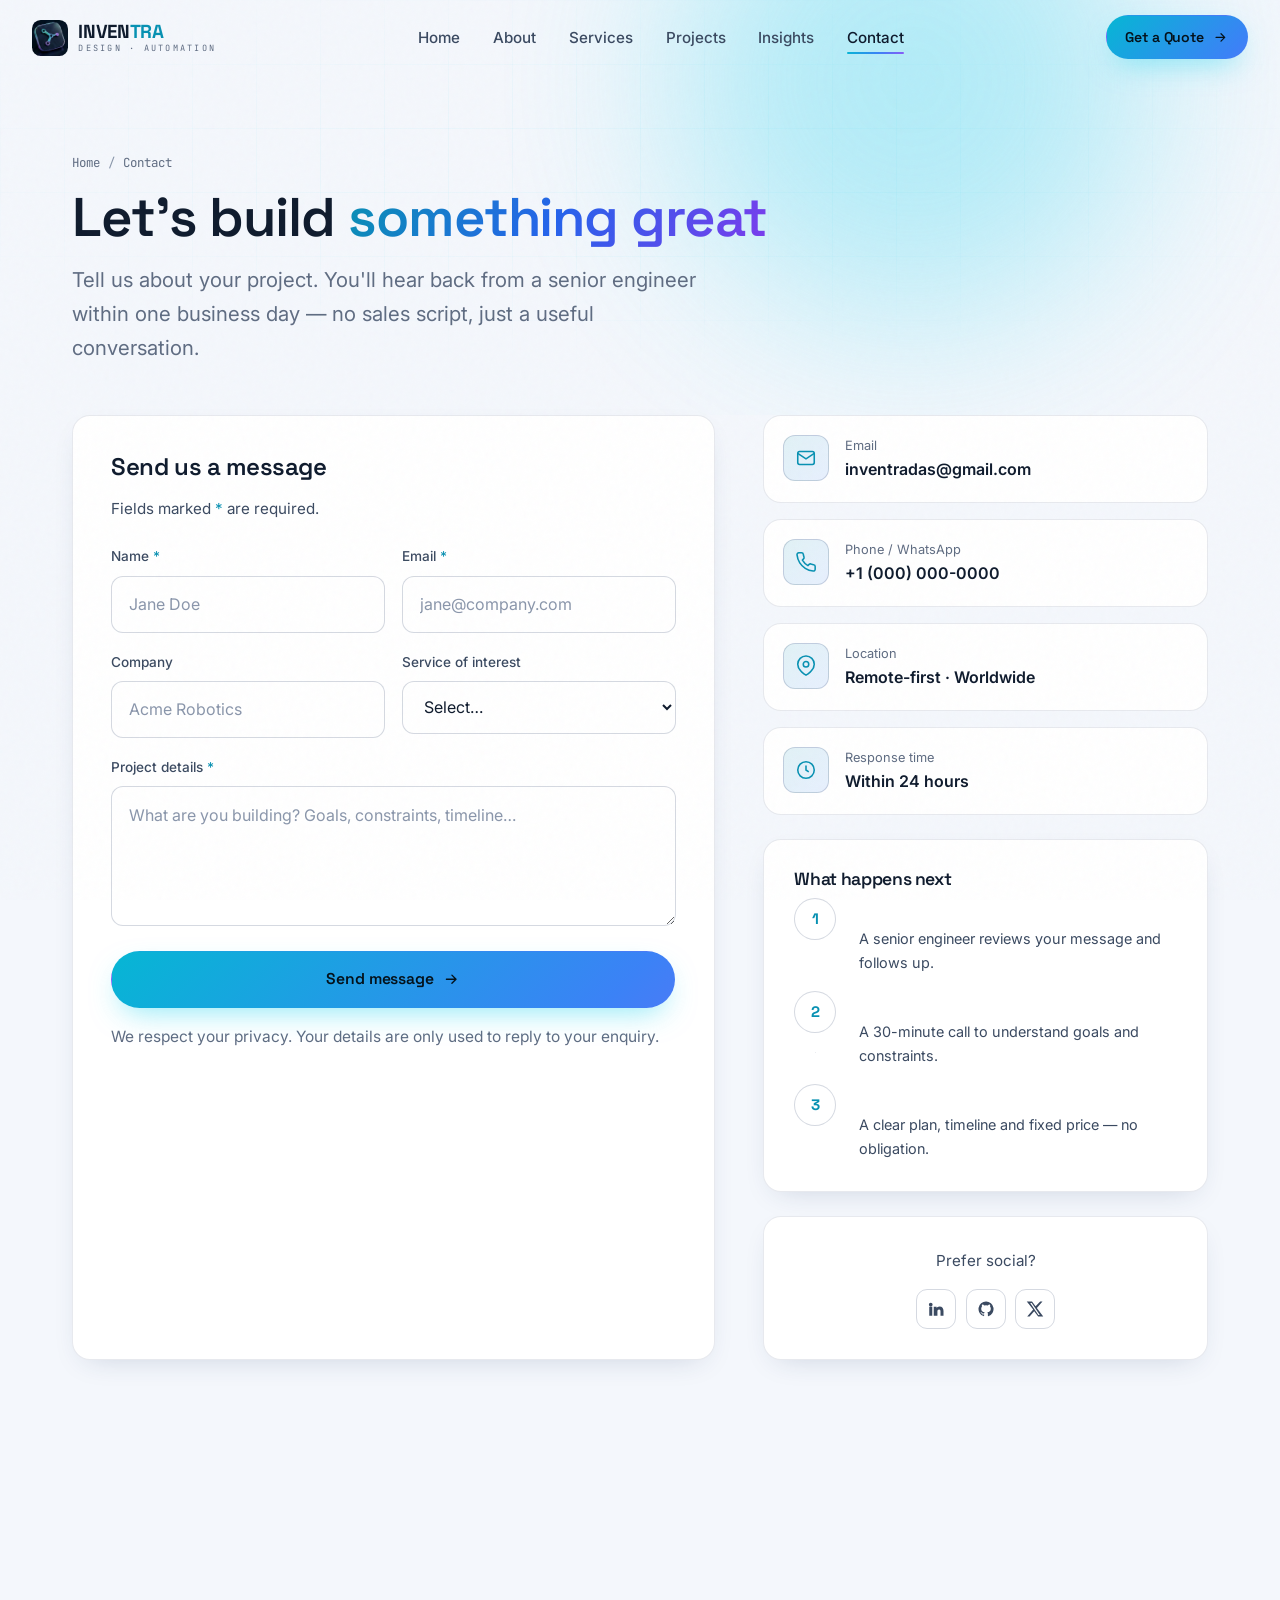
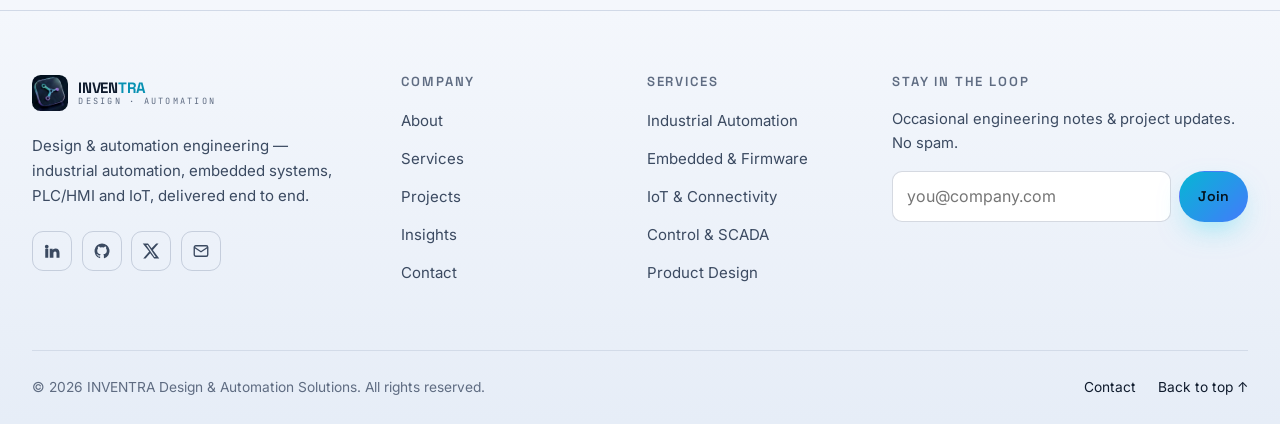
<file: contact.html>
<!DOCTYPE html>
<html lang="en">
<head>
  <meta charset="UTF-8">
  <meta name="viewport" content="width=device-width, initial-scale=1.0">
  <title>Contact INVENTRA — Start Your Automation Project</title>
  <meta name="description" content="Get in touch with INVENTRA for industrial automation, embedded systems, PLC/HMI and IoT engineering. Free consultation — we reply within 24 hours.">
  <meta name="theme-color" content="#070b16">
  <link rel="icon" href="favicon.svg" type="image/svg+xml">
  <link rel="manifest" href="site.webmanifest">
  <link rel="canonical" href="https://inventradas.github.io/contact.html">
  <meta property="og:title" content="Contact INVENTRA — Design & Automation Solutions">
  <meta property="og:description" content="Start your automation, embedded or IoT project. Free consultation.">
  <meta property="og:image" content="assets/img/og.svg">
  <link rel="preconnect" href="https://fonts.googleapis.com">
  <link rel="preconnect" href="https://fonts.gstatic.com" crossorigin>
  <link href="https://fonts.googleapis.com/css2?family=Space+Grotesk:wght@400;500;600;700&family=Inter:wght@400;500;600&family=JetBrains+Mono:wght@400;500&display=swap" rel="stylesheet">
  <link rel="stylesheet" href="assets/css/style.css">
</head>
<body class="noise">
  <div class="preloader" id="preloader" aria-hidden="true"><div class="pl-inner"><svg class="pl-logo" viewBox="0 0 64 64"><rect x="4" y="4" width="56" height="56" rx="15" fill="#0e1525" stroke="rgba(148,173,210,.22)" stroke-width="2"/><path d="M22 18l12 14-12 14" fill="none" stroke="#22d3ee" stroke-width="4.5" stroke-linecap="round" stroke-linejoin="round"/><path d="M40 32h6" stroke="#5eeaff" stroke-width="3" stroke-linecap="round"/><circle cx="22" cy="18" r="3.4" fill="#0e1525" stroke="#22d3ee" stroke-width="2"/><circle cx="34" cy="32" r="3.4" fill="#0e1525" stroke="#3b82f6" stroke-width="2"/><circle cx="22" cy="46" r="3.4" fill="#0e1525" stroke="#8b5cf6" stroke-width="2"/><circle cx="48" cy="32" r="3.6" fill="#8b5cf6"/></svg><span class="pl-word"><b>INVEN</b><span class="grad-text-anim">TRA</span></span><span class="pl-sub">Design · Automation</span><div class="pl-bar"><i></i></div></div></div>
<script>if(sessionStorage.getItem('inventra_loaded'))document.documentElement.classList.add('pl-skip');</script>
  <a href="#main" class="skip-link">Skip to content</a>
  <div class="scroll-progress" aria-hidden="true"></div>

  <header class="site-header" id="top">
    <nav class="nav container container-wide" aria-label="Primary">
      <a href="index.html" class="brand" aria-label="INVENTRA — home">
        <svg class="mark" viewBox="0 0 64 64" aria-hidden="true"><rect x="4" y="4" width="56" height="56" rx="15" fill="#0e1525" stroke="rgba(148,173,210,.22)" stroke-width="2"/><path d="M22 18l12 14-12 14" fill="none" stroke="#22d3ee" stroke-width="4.5" stroke-linecap="round" stroke-linejoin="round"/><path d="M40 32h6" stroke="#5eeaff" stroke-width="3" stroke-linecap="round"/><circle cx="22" cy="18" r="3.4" fill="#0e1525" stroke="#22d3ee" stroke-width="2"/><circle cx="34" cy="32" r="3.4" fill="#0e1525" stroke="#3b82f6" stroke-width="2"/><circle cx="22" cy="46" r="3.4" fill="#0e1525" stroke="#8b5cf6" stroke-width="2"/><circle cx="48" cy="32" r="3.6" fill="#8b5cf6"/></svg>
        <span class="name"><span class="row"><b>INVEN</b><i>TRA</i></span><span class="tag">Design · Automation</span></span>
      </a>
      <div class="nav-links">
        <a href="index.html">Home</a><a href="about.html">About</a><a href="services.html">Services</a><a href="projects.html">Projects</a><a href="blog.html">Insights</a><a href="contact.html">Contact</a>
      </div>
      <div class="nav-cta">
        <a href="contact.html" class="btn btn-primary btn-sm">Get a Quote <svg viewBox="0 0 24 24" fill="none" stroke="currentColor" stroke-width="2"><path d="M5 12h14M13 6l6 6-6 6" stroke-linecap="round" stroke-linejoin="round"/></svg></a>
        <button class="nav-toggle" aria-label="Open menu" aria-expanded="false" aria-controls="mobile-menu"><span></span><span></span><span></span></button>
      </div>
    </nav>
  </header>
  <div class="mobile-menu" id="mobile-menu">
    <a href="index.html">Home <span>01</span></a><a href="about.html">About <span>02</span></a><a href="services.html">Services <span>03</span></a><a href="projects.html">Projects <span>04</span></a><a href="blog.html">Insights <span>05</span></a><a href="contact.html">Contact <span>06</span></a>
    <a href="contact.html" class="btn btn-primary btn-block">Get a Quote</a>
  </div>

  <main id="main">
    <section class="page-hero bg-grid">
      <div class="glow-orb glow-pulse" style="width:480px;height:480px;background:#22d3ee;top:-160px;right:10%"></div>
      <div class="container">
        <div class="breadcrumb" data-reveal><a href="index.html">Home</a><span class="sep">/</span><span>Contact</span></div>
        <h1 data-reveal data-delay="60">Let's build <span class="grad-text">something great</span></h1>
        <p data-reveal data-delay="120">Tell us about your project. You'll hear back from a senior engineer within one business day — no sales script, just a useful conversation.</p>
      </div>
    </section>

    <section class="section" style="padding-top:0">
      <div class="container">
        <div class="grid" style="grid-template-columns:1.3fr .9fr;gap:clamp(1.6rem,4vw,3rem);align-items:start">

          <!-- FORM -->
          <div class="card" data-reveal="left" style="padding:clamp(1.6rem,3vw,2.4rem)">
            <h2 style="font-size:1.5rem" class="mb-2">Send us a message</h2>
            <p class="mb-3" style="font-size:.95rem">Fields marked <span style="color:var(--cyan)">*</span> are required.</p>
            <form id="contact-form" data-access-key="YOUR_WEB3FORMS_ACCESS_KEY" data-email="hello@inventra.dev" novalidate>
              <div class="grid cols-2" style="gap:1.1rem">
                <div class="field"><label for="name">Name <span class="req">*</span></label><input class="input" id="name" name="name" type="text" placeholder="Jane Doe" required></div>
                <div class="field"><label for="email">Email <span class="req">*</span></label><input class="input" id="email" name="email" type="email" placeholder="jane@company.com" required></div>
              </div>
              <div class="grid cols-2" style="gap:1.1rem">
                <div class="field"><label for="company">Company</label><input class="input" id="company" name="company" type="text" placeholder="Acme Robotics"></div>
                <div class="field"><label for="service">Service of interest</label>
                  <select class="input" id="service" name="service">
                    <option value="">Select…</option>
                    <option>Industrial Automation &amp; PLC/HMI</option>
                    <option>Embedded Systems &amp; Firmware</option>
                    <option>IoT &amp; Connectivity</option>
                    <option>Control Systems &amp; SCADA</option>
                    <option>Product Design &amp; Prototyping</option>
                    <option>Consulting &amp; Training</option>
                    <option>Not sure yet</option>
                  </select>
                </div>
              </div>
              <div class="field"><label for="message">Project details <span class="req">*</span></label><textarea class="textarea" id="message" name="message" placeholder="What are you building? Goals, constraints, timeline…" required></textarea></div>
              <input type="checkbox" name="botcheck" style="display:none" tabindex="-1" autocomplete="off">
              <button type="submit" class="btn btn-primary btn-block">Send message <svg viewBox="0 0 24 24" fill="none" stroke="currentColor" stroke-width="2"><path d="M5 12h14M13 6l6 6-6 6" stroke-linecap="round" stroke-linejoin="round"/></svg></button>
              <p class="form-note mt-2">We respect your privacy. Your details are only used to reply to your enquiry.</p>
              <div id="form-status" class="form-status" role="status" aria-live="polite"></div>
            </form>
          </div>

          <!-- INFO -->
          <div data-reveal="right">
            <div class="grid" style="gap:1rem">
              <a class="info-tile" href="mailto:hello@inventra.dev"><div class="ico"><svg viewBox="0 0 24 24" fill="none" stroke="currentColor" stroke-width="1.7"><rect x="3" y="5" width="18" height="14" rx="2"/><path d="m3 7 9 6 9-6"/></svg></div><div><div class="k">Email</div><div class="v" data-cms="email">hello@inventra.dev</div></div></a>
              <a class="info-tile" href="tel:+10000000000"><div class="ico"><svg viewBox="0 0 24 24" fill="none" stroke="currentColor" stroke-width="1.7"><path d="M22 16.9v3a2 2 0 0 1-2.2 2 19.8 19.8 0 0 1-8.6-3 19.5 19.5 0 0 1-6-6 19.8 19.8 0 0 1-3-8.6A2 2 0 0 1 4.1 2h3a2 2 0 0 1 2 1.7c.1 1 .4 1.9.7 2.8a2 2 0 0 1-.5 2.1L8.1 9.9a16 16 0 0 0 6 6l1.3-1.3a2 2 0 0 1 2.1-.4c.9.3 1.8.6 2.8.7a2 2 0 0 1 1.7 2Z"/></svg></div><div><div class="k">Phone / WhatsApp</div><div class="v" data-cms="phone">+1 (000) 000-0000</div></div></a>
              <div class="info-tile"><div class="ico"><svg viewBox="0 0 24 24" fill="none" stroke="currentColor" stroke-width="1.7"><path d="M21 10c0 7-9 12-9 12s-9-5-9-12a9 9 0 0 1 18 0Z"/><circle cx="12" cy="10" r="3"/></svg></div><div><div class="k">Location</div><div class="v" data-cms="location">Remote-first · Worldwide</div></div></div>
              <div class="info-tile"><div class="ico"><svg viewBox="0 0 24 24" fill="none" stroke="currentColor" stroke-width="1.7"><circle cx="12" cy="12" r="9"/><path d="M12 7v5l3 2"/></svg></div><div><div class="k">Response time</div><div class="v" data-cms="response">Within 24 hours</div></div></div>
            </div>

            <div class="card mt-3">
              <h3 style="font-size:1.1rem" class="mb-2">What happens next</h3>
              <div class="steps" style="gap:1rem">
                <div class="step"><div class="ring" style="width:42px;height:42px;font-size:.95rem">1</div><div><strong style="color:#fff">We reply &amp; ask questions</strong><p style="font-size:.9rem;margin-top:.2rem">A senior engineer reviews your message and follows up.</p></div></div>
                <div class="step"><div class="ring" style="width:42px;height:42px;font-size:.95rem">2</div><div><strong style="color:#fff">Free discovery call</strong><p style="font-size:.9rem;margin-top:.2rem">A 30-minute call to understand goals and constraints.</p></div></div>
                <div class="step"><div class="ring" style="width:42px;height:42px;font-size:.95rem">3</div><div><strong style="color:#fff">Proposal &amp; quote</strong><p style="font-size:.9rem;margin-top:.2rem">A clear plan, timeline and fixed price — no obligation.</p></div></div>
              </div>
            </div>

            <div class="card mt-3" style="text-align:center">
              <p class="mb-2" style="font-size:.95rem">Prefer social?</p>
              <div class="socials" style="justify-content:center">
                <a href="#" aria-label="LinkedIn"><svg viewBox="0 0 24 24" fill="currentColor"><path d="M4.98 3.5a2.5 2.5 0 1 1 0 5 2.5 2.5 0 0 1 0-5zM3 9h4v12H3zM9 9h3.8v1.7h.05c.53-1 1.84-2 3.78-2C20.4 8.7 22 11 22 14.8V21h-4v-5.5c0-1.3-.02-3-1.9-3-1.9 0-2.2 1.4-2.2 2.9V21H9z"/></svg></a>
                <a href="#" aria-label="GitHub"><svg viewBox="0 0 24 24" fill="currentColor"><path d="M12 2a10 10 0 0 0-3.16 19.49c.5.09.68-.22.68-.48v-1.7c-2.78.6-3.37-1.34-3.37-1.34-.45-1.16-1.1-1.47-1.1-1.47-.9-.62.07-.6.07-.6 1 .07 1.53 1.03 1.53 1.03.9 1.52 2.34 1.08 2.91.83.09-.65.35-1.08.63-1.33-2.22-.25-4.55-1.11-4.55-4.94 0-1.09.39-1.98 1.03-2.68-.1-.25-.45-1.27.1-2.65 0 0 .84-.27 2.75 1.02a9.5 9.5 0 0 1 5 0c1.91-1.29 2.75-1.02 2.75-1.02.55 1.38.2 2.4.1 2.65.64.7 1.03 1.59 1.03 2.68 0 3.84-2.34 4.69-4.57 4.94.36.31.68.92.68 1.85v2.74c0 .27.18.58.69.48A10 10 0 0 0 12 2z"/></svg></a>
                <a href="#" aria-label="X"><svg viewBox="0 0 24 24" fill="currentColor"><path d="M18.9 2H22l-7.5 8.6L23 22h-6.8l-5.3-7-6.1 7H1.6l8-9.2L1 2h7l4.8 6.4zm-2.4 18h1.9L7.6 4H5.6z"/></svg></a>
              </div>
            </div>
          </div>

        </div>
      </div>
    </section>
  </main>

  <footer class="site-footer">
    <div class="container container-wide">
      <div class="footer-grid">
        <div class="footer-about">
          <a href="index.html" class="brand" aria-label="INVENTRA — home">
            <svg class="mark" viewBox="0 0 64 64" aria-hidden="true"><rect x="4" y="4" width="56" height="56" rx="15" fill="#0e1525" stroke="rgba(148,173,210,.22)" stroke-width="2"/><path d="M22 18l12 14-12 14" fill="none" stroke="#22d3ee" stroke-width="4.5" stroke-linecap="round" stroke-linejoin="round"/><path d="M40 32h6" stroke="#5eeaff" stroke-width="3" stroke-linecap="round"/><circle cx="22" cy="18" r="3.4" fill="#0e1525" stroke="#22d3ee" stroke-width="2"/><circle cx="34" cy="32" r="3.4" fill="#0e1525" stroke="#3b82f6" stroke-width="2"/><circle cx="22" cy="46" r="3.4" fill="#0e1525" stroke="#8b5cf6" stroke-width="2"/><circle cx="48" cy="32" r="3.6" fill="#8b5cf6"/></svg>
            <span class="name"><span class="row"><b>INVEN</b><i>TRA</i></span><span class="tag">Design · Automation</span></span>
          </a>
          <p>Design &amp; automation engineering — industrial automation, embedded systems, PLC/HMI and IoT, delivered end to end.</p>
          <div class="socials">
            <a href="#" aria-label="LinkedIn"><svg viewBox="0 0 24 24" fill="currentColor"><path d="M4.98 3.5a2.5 2.5 0 1 1 0 5 2.5 2.5 0 0 1 0-5zM3 9h4v12H3zM9 9h3.8v1.7h.05c.53-1 1.84-2 3.78-2C20.4 8.7 22 11 22 14.8V21h-4v-5.5c0-1.3-.02-3-1.9-3-1.9 0-2.2 1.4-2.2 2.9V21H9z"/></svg></a>
            <a href="#" aria-label="GitHub"><svg viewBox="0 0 24 24" fill="currentColor"><path d="M12 2a10 10 0 0 0-3.16 19.49c.5.09.68-.22.68-.48v-1.7c-2.78.6-3.37-1.34-3.37-1.34-.45-1.16-1.1-1.47-1.1-1.47-.9-.62.07-.6.07-.6 1 .07 1.53 1.03 1.53 1.03.9 1.52 2.34 1.08 2.91.83.09-.65.35-1.08.63-1.33-2.22-.25-4.55-1.11-4.55-4.94 0-1.09.39-1.98 1.03-2.68-.1-.25-.45-1.27.1-2.65 0 0 .84-.27 2.75 1.02a9.5 9.5 0 0 1 5 0c1.91-1.29 2.75-1.02 2.75-1.02.55 1.38.2 2.4.1 2.65.64.7 1.03 1.59 1.03 2.68 0 3.84-2.34 4.69-4.57 4.94.36.31.68.92.68 1.85v2.74c0 .27.18.58.69.48A10 10 0 0 0 12 2z"/></svg></a>
            <a href="#" aria-label="X"><svg viewBox="0 0 24 24" fill="currentColor"><path d="M18.9 2H22l-7.5 8.6L23 22h-6.8l-5.3-7-6.1 7H1.6l8-9.2L1 2h7l4.8 6.4zm-2.4 18h1.9L7.6 4H5.6z"/></svg></a>
            <a href="mailto:hello@inventra.dev" aria-label="Email"><svg viewBox="0 0 24 24" fill="none" stroke="currentColor" stroke-width="1.8"><rect x="3" y="5" width="18" height="14" rx="2"/><path d="m3 7 9 6 9-6"/></svg></a>
          </div>
        </div>
        <div><h4>Company</h4><ul><li><a href="about.html">About</a></li><li><a href="services.html">Services</a></li><li><a href="projects.html">Projects</a></li><li><a href="blog.html">Insights</a></li><li><a href="contact.html">Contact</a></li></ul></div>
        <div><h4>Services</h4><ul><li><a href="services.html">Industrial Automation</a></li><li><a href="services.html">Embedded &amp; Firmware</a></li><li><a href="services.html">IoT &amp; Connectivity</a></li><li><a href="services.html">Control &amp; SCADA</a></li><li><a href="services.html">Product Design</a></li></ul></div>
        <div><h4>Stay in the loop</h4><p style="font-size:.92rem;color:var(--text-soft)">Occasional engineering notes &amp; project updates. No spam.</p><form class="newsletter" novalidate><input type="email" placeholder="you@company.com" aria-label="Email" required><button class="btn btn-primary btn-sm" type="submit">Join</button></form></div>
      </div>
      <div class="footer-bottom">
        <p>© <span data-year>2026</span> INVENTRA Design &amp; Automation Solutions. All rights reserved.</p>
        <div class="legal"><a href="contact.html">Contact</a><a href="#top">Back to top ↑</a></div>
      </div>
    </div>
  </footer>
  <button class="to-top" aria-label="Back to top"><svg viewBox="0 0 24 24" fill="none" stroke="currentColor" stroke-width="2"><path d="M12 19V5M6 11l6-6 6 6" stroke-linecap="round" stroke-linejoin="round"/></svg></button>
  <script src="assets/js/cms.js" defer></script>
  <script src="assets/js/main.js" defer></script>
</body>
</html>
</file>
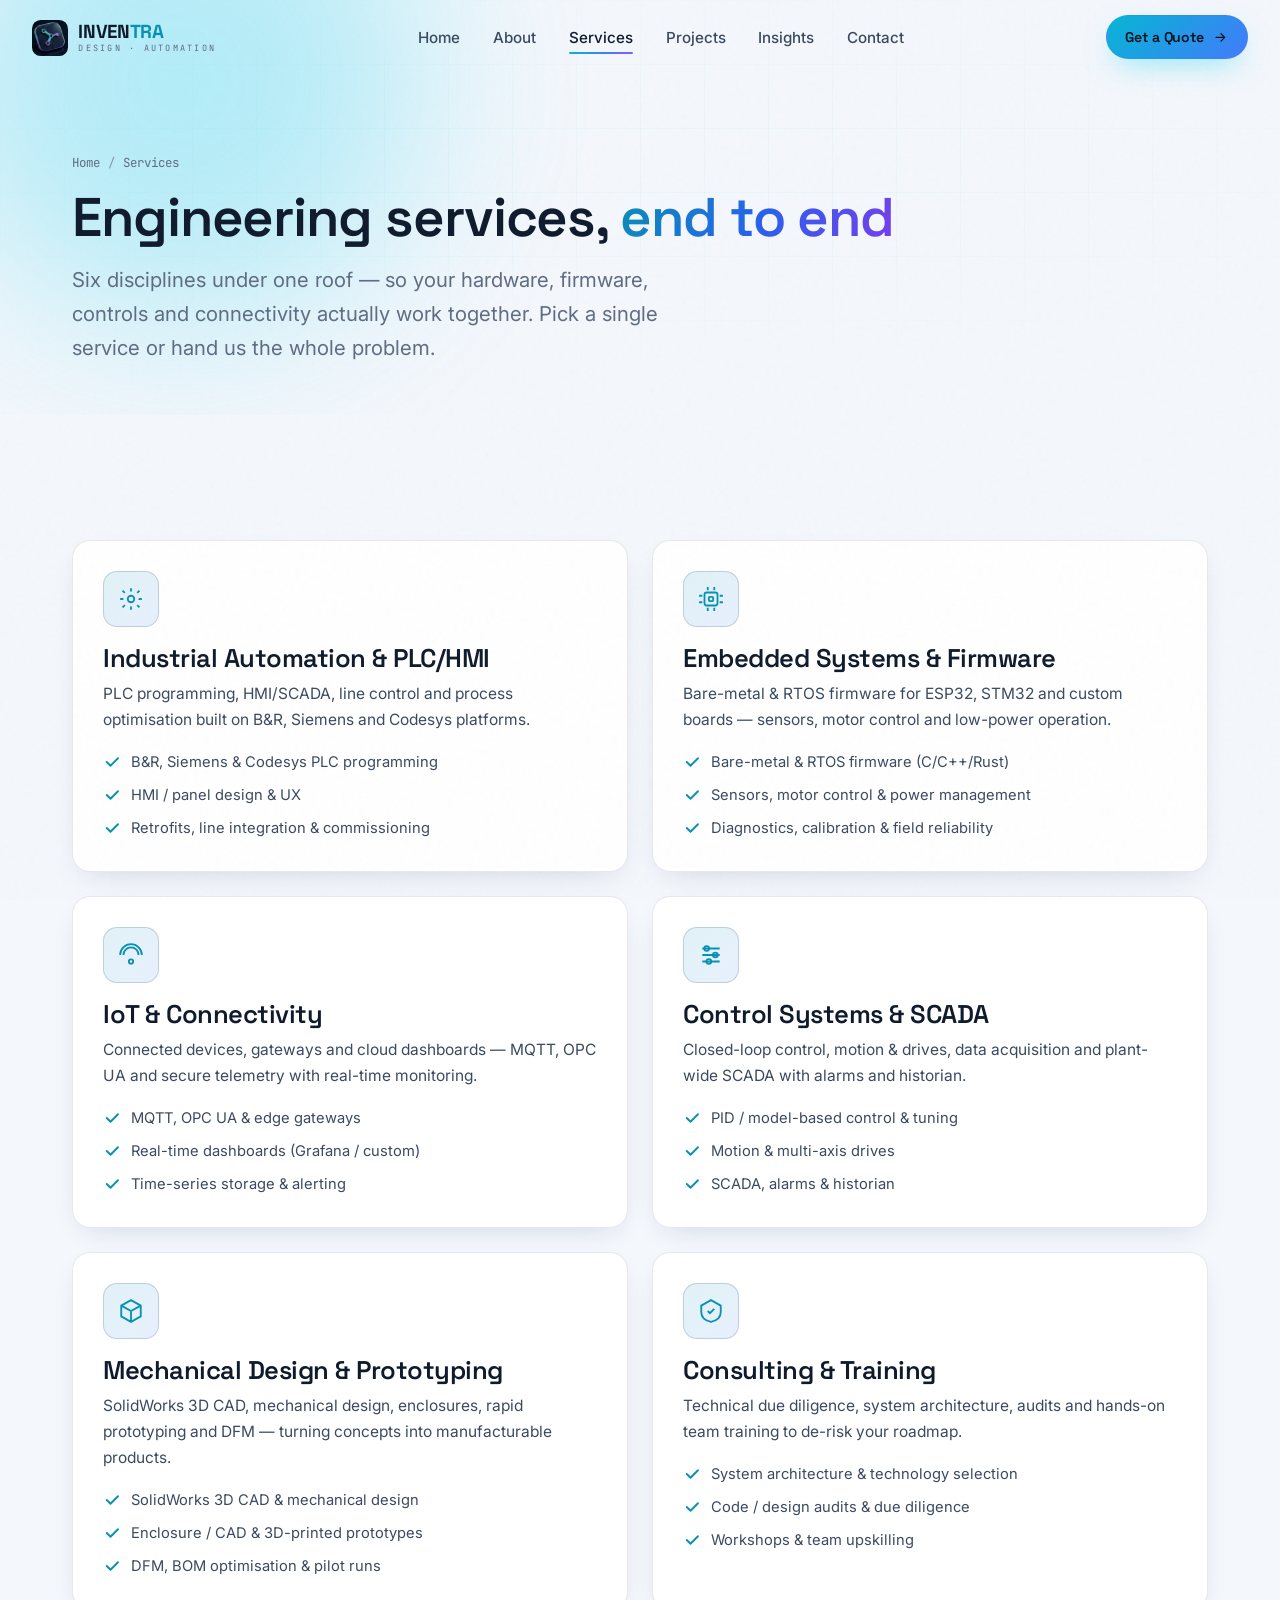
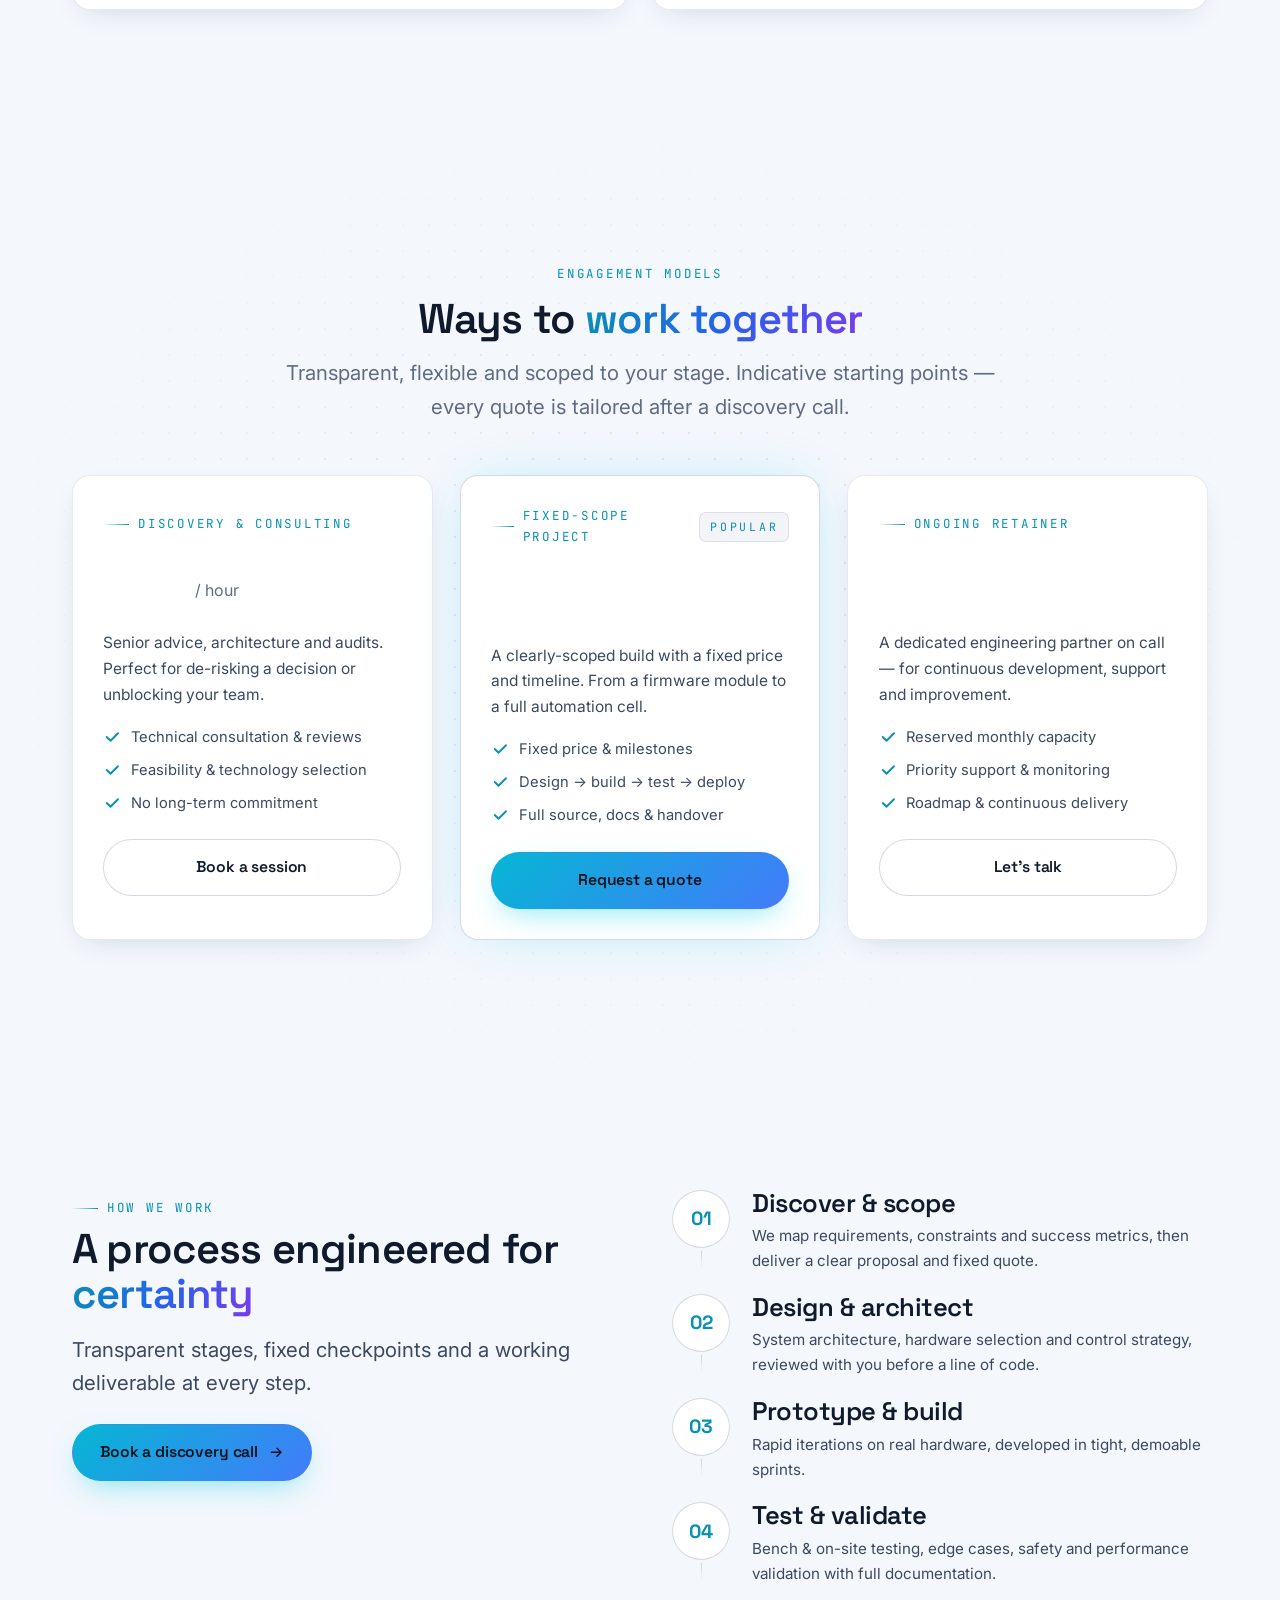
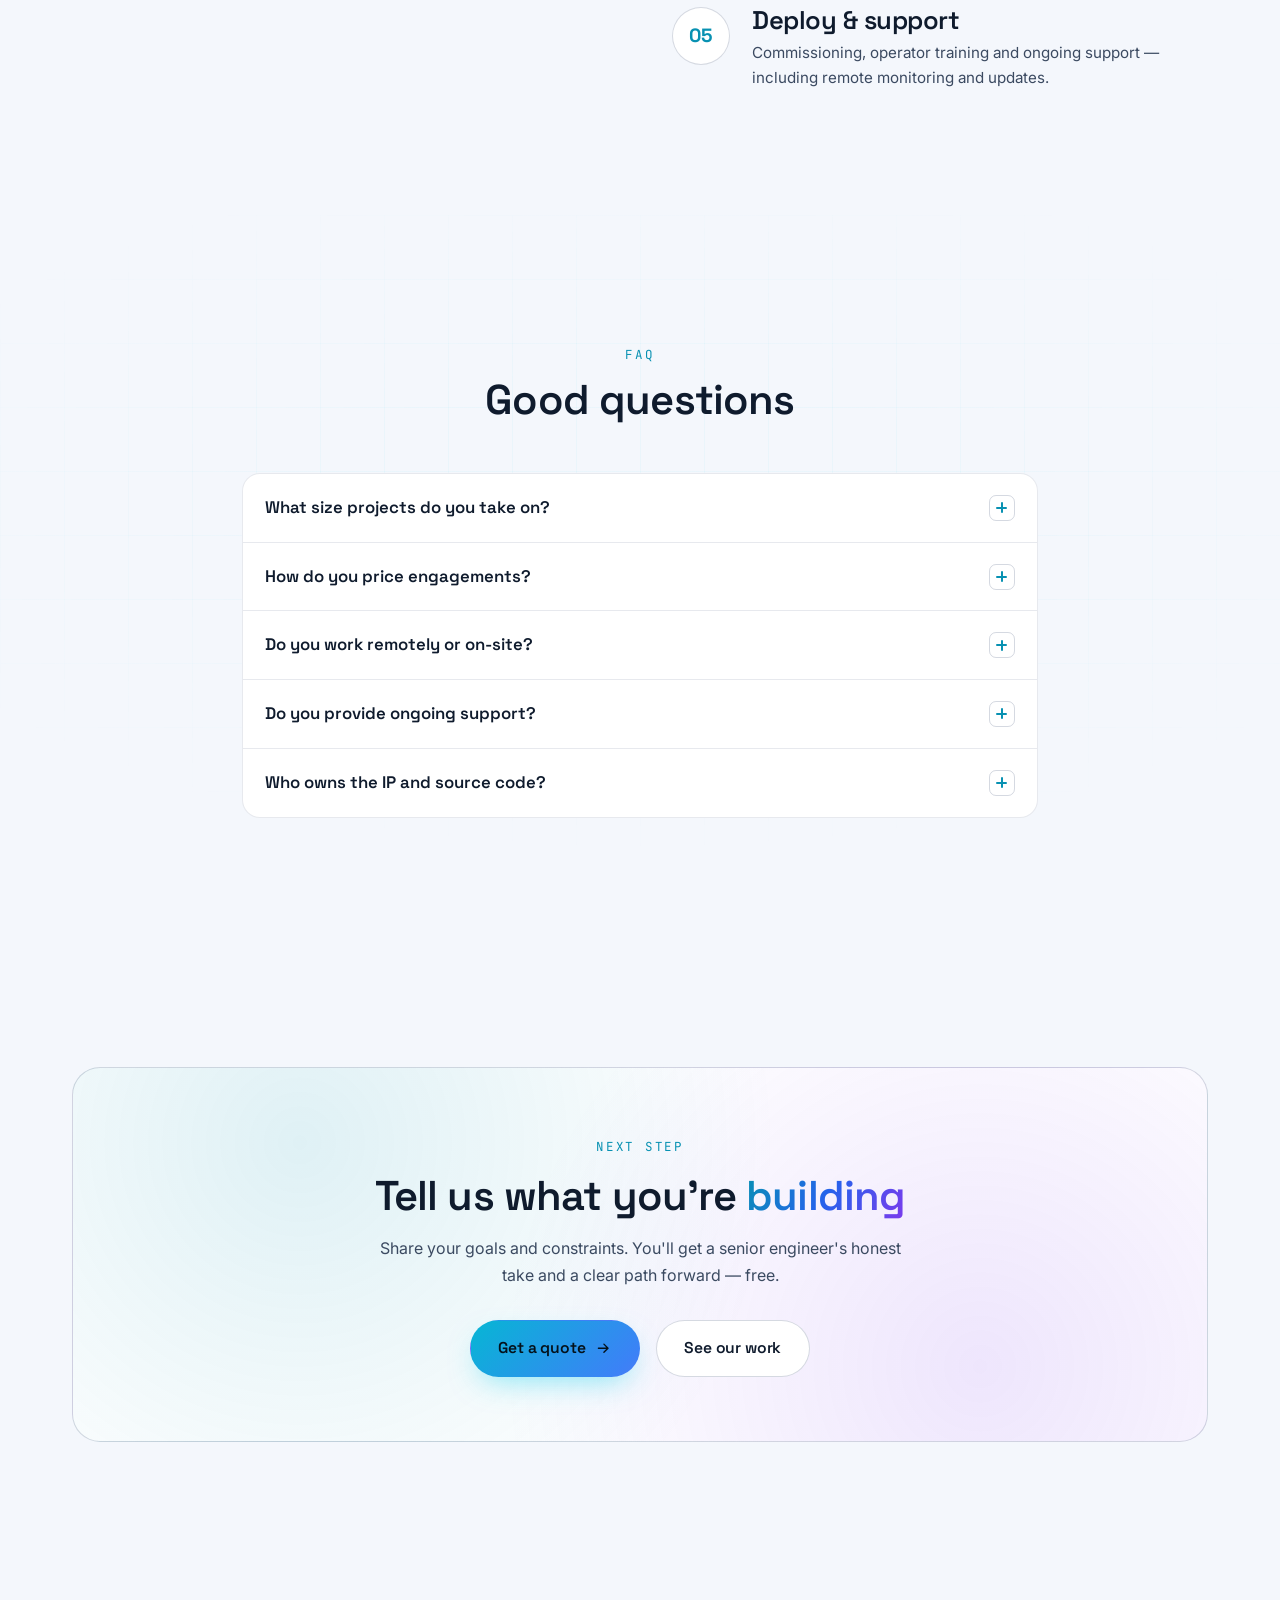
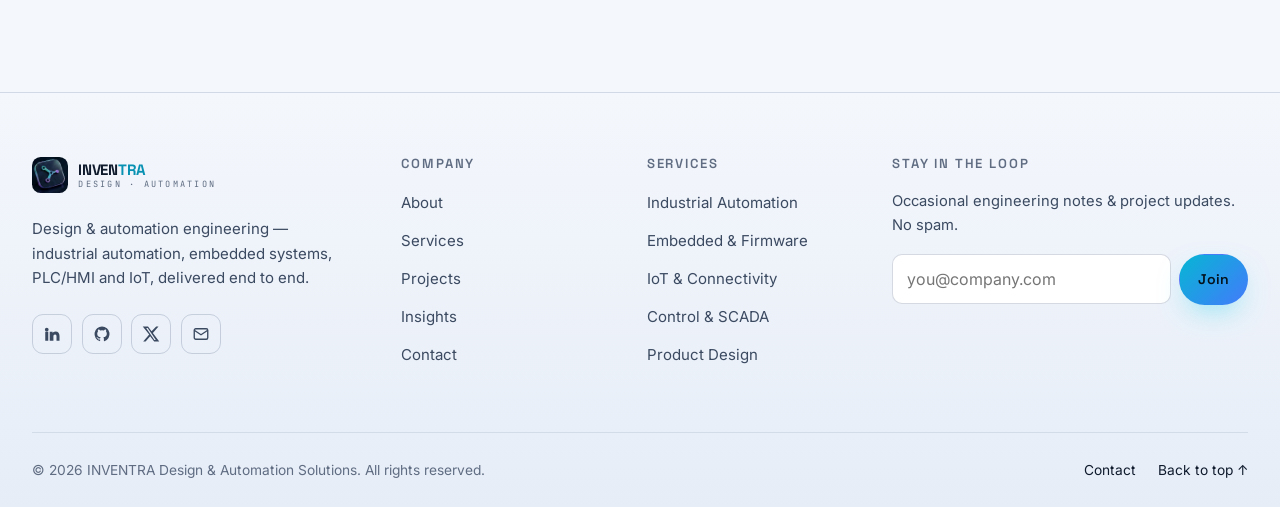
<file: services.html>
<!DOCTYPE html>
<html lang="en">
<head>
  <meta charset="UTF-8">
  <meta name="viewport" content="width=device-width, initial-scale=1.0">
  <title>Services — Automation, Embedded, IoT & Controls | INVENTRA</title>
  <meta name="description" content="INVENTRA's services: industrial automation & PLC/HMI, embedded systems & firmware, IoT & connectivity, control systems & SCADA, product design and technical consulting.">
  <meta name="theme-color" content="#070b16">
  <link rel="icon" href="favicon.svg" type="image/svg+xml">
  <link rel="manifest" href="site.webmanifest">
  <link rel="canonical" href="https://inventradas.github.io/services.html">
  <meta property="og:title" content="Services — INVENTRA Design & Automation Solutions">
  <meta property="og:description" content="Full-stack engineering services from prototype to production line.">
  <meta property="og:image" content="assets/img/og.svg">
  <link rel="preconnect" href="https://fonts.googleapis.com">
  <link rel="preconnect" href="https://fonts.gstatic.com" crossorigin>
  <link href="https://fonts.googleapis.com/css2?family=Space+Grotesk:wght@400;500;600;700&family=Inter:wght@400;500;600&family=JetBrains+Mono:wght@400;500&display=swap" rel="stylesheet">
  <link rel="stylesheet" href="assets/css/style.css">
</head>
<body class="noise">
  <div class="preloader" id="preloader" aria-hidden="true"><div class="pl-inner"><svg class="pl-logo" viewBox="0 0 64 64"><rect x="4" y="4" width="56" height="56" rx="15" fill="#0e1525" stroke="rgba(148,173,210,.22)" stroke-width="2"/><path d="M22 18l12 14-12 14" fill="none" stroke="#22d3ee" stroke-width="4.5" stroke-linecap="round" stroke-linejoin="round"/><path d="M40 32h6" stroke="#5eeaff" stroke-width="3" stroke-linecap="round"/><circle cx="22" cy="18" r="3.4" fill="#0e1525" stroke="#22d3ee" stroke-width="2"/><circle cx="34" cy="32" r="3.4" fill="#0e1525" stroke="#3b82f6" stroke-width="2"/><circle cx="22" cy="46" r="3.4" fill="#0e1525" stroke="#8b5cf6" stroke-width="2"/><circle cx="48" cy="32" r="3.6" fill="#8b5cf6"/></svg><span class="pl-word"><b>INVEN</b><span class="grad-text-anim">TRA</span></span><span class="pl-sub">Design · Automation</span><div class="pl-bar"><i></i></div></div></div>
<script>if(sessionStorage.getItem('inventra_loaded'))document.documentElement.classList.add('pl-skip');</script>
  <a href="#main" class="skip-link">Skip to content</a>
  <div class="scroll-progress" aria-hidden="true"></div>

  <header class="site-header" id="top">
    <nav class="nav container container-wide" aria-label="Primary">
      <a href="index.html" class="brand" aria-label="INVENTRA — home">
        <svg class="mark" viewBox="0 0 64 64" aria-hidden="true"><rect x="4" y="4" width="56" height="56" rx="15" fill="#0e1525" stroke="rgba(148,173,210,.22)" stroke-width="2"/><path d="M22 18l12 14-12 14" fill="none" stroke="#22d3ee" stroke-width="4.5" stroke-linecap="round" stroke-linejoin="round"/><path d="M40 32h6" stroke="#5eeaff" stroke-width="3" stroke-linecap="round"/><circle cx="22" cy="18" r="3.4" fill="#0e1525" stroke="#22d3ee" stroke-width="2"/><circle cx="34" cy="32" r="3.4" fill="#0e1525" stroke="#3b82f6" stroke-width="2"/><circle cx="22" cy="46" r="3.4" fill="#0e1525" stroke="#8b5cf6" stroke-width="2"/><circle cx="48" cy="32" r="3.6" fill="#8b5cf6"/></svg>
        <span class="name"><span class="row"><b>INVEN</b><i>TRA</i></span><span class="tag">Design · Automation</span></span>
      </a>
      <div class="nav-links">
        <a href="index.html">Home</a><a href="about.html">About</a><a href="services.html">Services</a><a href="projects.html">Projects</a><a href="blog.html">Insights</a><a href="contact.html">Contact</a>
      </div>
      <div class="nav-cta">
        <a href="contact.html" class="btn btn-primary btn-sm">Get a Quote <svg viewBox="0 0 24 24" fill="none" stroke="currentColor" stroke-width="2"><path d="M5 12h14M13 6l6 6-6 6" stroke-linecap="round" stroke-linejoin="round"/></svg></a>
        <button class="nav-toggle" aria-label="Open menu" aria-expanded="false" aria-controls="mobile-menu"><span></span><span></span><span></span></button>
      </div>
    </nav>
  </header>
  <div class="mobile-menu" id="mobile-menu">
    <a href="index.html">Home <span>01</span></a><a href="about.html">About <span>02</span></a><a href="services.html">Services <span>03</span></a><a href="projects.html">Projects <span>04</span></a><a href="blog.html">Insights <span>05</span></a><a href="contact.html">Contact <span>06</span></a>
    <a href="contact.html" class="btn btn-primary btn-block">Get a Quote</a>
  </div>

  <main id="main">
    <section class="page-hero bg-grid">
      <div class="glow-orb glow-pulse" style="width:480px;height:480px;background:#22d3ee;top:-160px;left:-60px"></div>
      <div class="container">
        <div class="breadcrumb" data-reveal><a href="index.html">Home</a><span class="sep">/</span><span>Services</span></div>
        <h1 data-reveal data-delay="60">Engineering services, <span class="grad-text">end to end</span></h1>
        <p data-reveal data-delay="120">Six disciplines under one roof — so your hardware, firmware, controls and connectivity actually work together. Pick a single service or hand us the whole problem.</p>
      </div>
    </section>

    <!-- SERVICES DETAIL -->
    <section class="section">
      <div class="container">
        <div class="grid cols-2" data-stagger style="gap:1.5rem" id="services-detail">

          <article class="card glow" id="automation">
            <div class="icon-badge"><svg viewBox="0 0 24 24" fill="none" stroke="currentColor" stroke-width="1.7"><circle cx="12" cy="12" r="3"/><path d="M12 2v3M12 19v3M4.2 4.2l2.1 2.1M17.7 17.7l2.1 2.1M2 12h3M19 12h3M4.2 19.8l2.1-2.1M17.7 6.3l2.1-2.1"/></svg></div>
            <h3>Industrial Automation &amp; PLC/HMI</h3>
            <p>Design, programming and commissioning of automated lines and machines. We build maintainable PLC logic and operator-friendly HMIs that production teams actually like using.</p>
            <ul class="feature-list">
              <li><svg viewBox="0 0 24 24" fill="none" stroke="currentColor" stroke-width="2.5"><path d="m5 12 5 5L20 7" stroke-linecap="round" stroke-linejoin="round"/></svg> B&amp;R, Siemens &amp; Codesys PLC programming</li>
              <li><svg viewBox="0 0 24 24" fill="none" stroke="currentColor" stroke-width="2.5"><path d="m5 12 5 5L20 7" stroke-linecap="round" stroke-linejoin="round"/></svg> HMI / panel design &amp; UX</li>
              <li><svg viewBox="0 0 24 24" fill="none" stroke="currentColor" stroke-width="2.5"><path d="m5 12 5 5L20 7" stroke-linecap="round" stroke-linejoin="round"/></svg> Retrofits, line integration &amp; commissioning</li>
            </ul>
          </article>

          <article class="card glow" id="embedded">
            <div class="icon-badge"><svg viewBox="0 0 24 24" fill="none" stroke="currentColor" stroke-width="1.7"><rect x="6" y="6" width="12" height="12" rx="2"/><path d="M9 1v3M15 1v3M9 20v3M15 20v3M1 9h3M1 15h3M20 9h3M20 15h3"/><rect x="10" y="10" width="4" height="4" rx="1"/></svg></div>
            <h3>Embedded Systems &amp; Firmware</h3>
            <p>From prototype to shippable firmware. We build reliable, low-power embedded products on ESP32, STM32 and Arduino — with the production discipline most prototypes skip.</p>
            <ul class="feature-list">
              <li><svg viewBox="0 0 24 24" fill="none" stroke="currentColor" stroke-width="2.5"><path d="m5 12 5 5L20 7" stroke-linecap="round" stroke-linejoin="round"/></svg> Bare-metal &amp; RTOS firmware (C/C++/Rust)</li>
              <li><svg viewBox="0 0 24 24" fill="none" stroke="currentColor" stroke-width="2.5"><path d="m5 12 5 5L20 7" stroke-linecap="round" stroke-linejoin="round"/></svg> Sensors, motor control &amp; power management</li>
              <li><svg viewBox="0 0 24 24" fill="none" stroke="currentColor" stroke-width="2.5"><path d="m5 12 5 5L20 7" stroke-linecap="round" stroke-linejoin="round"/></svg> Diagnostics, calibration &amp; field reliability</li>
            </ul>
          </article>

          <article class="card glow" id="iot">
            <div class="icon-badge"><svg viewBox="0 0 24 24" fill="none" stroke="currentColor" stroke-width="1.7"><path d="M5 12a7 7 0 0 1 14 0M2 12a10 10 0 0 1 20 0"/><circle cx="12" cy="18" r="2"/></svg></div>
            <h3>IoT &amp; Connectivity</h3>
            <p>Connect machines and products to the cloud — securely. We build the gateways, protocols and dashboards that turn raw signals into operational insight.</p>
            <ul class="feature-list">
              <li><svg viewBox="0 0 24 24" fill="none" stroke="currentColor" stroke-width="2.5"><path d="m5 12 5 5L20 7" stroke-linecap="round" stroke-linejoin="round"/></svg> MQTT, OPC UA &amp; edge gateways</li>
              <li><svg viewBox="0 0 24 24" fill="none" stroke="currentColor" stroke-width="2.5"><path d="m5 12 5 5L20 7" stroke-linecap="round" stroke-linejoin="round"/></svg> Real-time dashboards (Grafana / custom)</li>
              <li><svg viewBox="0 0 24 24" fill="none" stroke="currentColor" stroke-width="2.5"><path d="m5 12 5 5L20 7" stroke-linecap="round" stroke-linejoin="round"/></svg> Time-series storage &amp; alerting</li>
            </ul>
          </article>

          <article class="card glow" id="control">
            <div class="icon-badge"><svg viewBox="0 0 24 24" fill="none" stroke="currentColor" stroke-width="1.7"><path d="M4 6h16M4 12h16M4 18h16"/><circle cx="8" cy="6" r="2" fill="#070b16"/><circle cx="16" cy="12" r="2" fill="#070b16"/><circle cx="10" cy="18" r="2" fill="#070b16"/></svg></div>
            <h3>Control Systems &amp; SCADA</h3>
            <p>Closed-loop control, motion and plant-wide supervision. We design control strategies that stay stable under real-world disturbances — and give operators full visibility.</p>
            <ul class="feature-list">
              <li><svg viewBox="0 0 24 24" fill="none" stroke="currentColor" stroke-width="2.5"><path d="m5 12 5 5L20 7" stroke-linecap="round" stroke-linejoin="round"/></svg> PID / model-based control &amp; tuning</li>
              <li><svg viewBox="0 0 24 24" fill="none" stroke="currentColor" stroke-width="2.5"><path d="m5 12 5 5L20 7" stroke-linecap="round" stroke-linejoin="round"/></svg> Motion &amp; multi-axis drives</li>
              <li><svg viewBox="0 0 24 24" fill="none" stroke="currentColor" stroke-width="2.5"><path d="m5 12 5 5L20 7" stroke-linecap="round" stroke-linejoin="round"/></svg> SCADA, alarms &amp; historian</li>
            </ul>
          </article>

          <article class="card glow" id="design">
            <div class="icon-badge"><svg viewBox="0 0 24 24" fill="none" stroke="currentColor" stroke-width="1.7"><path d="m14.5 3.5 6 6-11 11H3.5v-6z"/><path d="m12 6 6 6"/></svg></div>
            <h3>Mechanical Design &amp; Prototyping</h3>
            <p>Turn a concept into a manufacturable product. SolidWorks 3D CAD, enclosure and rapid prototyping with design-for-manufacture baked in from day one.</p>
            <ul class="feature-list">
              <li><svg viewBox="0 0 24 24" fill="none" stroke="currentColor" stroke-width="2.5"><path d="m5 12 5 5L20 7" stroke-linecap="round" stroke-linejoin="round"/></svg> SolidWorks 3D CAD &amp; mechanical design</li>
              <li><svg viewBox="0 0 24 24" fill="none" stroke="currentColor" stroke-width="2.5"><path d="m5 12 5 5L20 7" stroke-linecap="round" stroke-linejoin="round"/></svg> Enclosure / CAD &amp; 3D-printed prototypes</li>
              <li><svg viewBox="0 0 24 24" fill="none" stroke="currentColor" stroke-width="2.5"><path d="m5 12 5 5L20 7" stroke-linecap="round" stroke-linejoin="round"/></svg> DFM, BOM optimisation &amp; pilot runs</li>
            </ul>
          </article>

          <article class="card glow" id="consulting">
            <div class="icon-badge"><svg viewBox="0 0 24 24" fill="none" stroke="currentColor" stroke-width="1.7"><path d="M12 2 3 7v6c0 5 3.8 8 9 9 5.2-1 9-4 9-9V7z"/><path d="m9 12 2 2 4-4"/></svg></div>
            <h3>Consulting &amp; Training</h3>
            <p>Senior engineering judgement when you need it. Architecture reviews, technical due diligence, audits and hands-on training to level up your in-house team.</p>
            <ul class="feature-list">
              <li><svg viewBox="0 0 24 24" fill="none" stroke="currentColor" stroke-width="2.5"><path d="m5 12 5 5L20 7" stroke-linecap="round" stroke-linejoin="round"/></svg> System architecture &amp; technology selection</li>
              <li><svg viewBox="0 0 24 24" fill="none" stroke="currentColor" stroke-width="2.5"><path d="m5 12 5 5L20 7" stroke-linecap="round" stroke-linejoin="round"/></svg> Code / design audits &amp; due diligence</li>
              <li><svg viewBox="0 0 24 24" fill="none" stroke="currentColor" stroke-width="2.5"><path d="m5 12 5 5L20 7" stroke-linecap="round" stroke-linejoin="round"/></svg> Workshops &amp; team upskilling</li>
            </ul>
          </article>

        </div>
      </div>
    </section>

    <!-- ENGAGEMENT MODELS -->
    <section class="section bg-dots">
      <div class="container">
        <div class="section-head center" data-reveal><span class="eyebrow center" style="justify-content:center">Engagement models</span><h2>Ways to <span class="grad-text">work together</span></h2><p class="lead">Transparent, flexible and scoped to your stage. Indicative starting points — every quote is tailored after a discovery call.</p></div>
        <div class="grid cols-3" data-stagger>
          <article class="card">
            <span class="eyebrow">Discovery &amp; Consulting</span>
            <div style="margin:1rem 0"><span style="font-family:var(--font-display);font-size:2.4rem;font-weight:700;color:#fff">$150</span><span class="muted"> / hour</span></div>
            <p>Senior advice, architecture and audits. Perfect for de-risking a decision or unblocking your team.</p>
            <ul class="feature-list">
              <li><svg viewBox="0 0 24 24" fill="none" stroke="currentColor" stroke-width="2.5"><path d="m5 12 5 5L20 7" stroke-linecap="round" stroke-linejoin="round"/></svg> Technical consultation &amp; reviews</li>
              <li><svg viewBox="0 0 24 24" fill="none" stroke="currentColor" stroke-width="2.5"><path d="m5 12 5 5L20 7" stroke-linecap="round" stroke-linejoin="round"/></svg> Feasibility &amp; technology selection</li>
              <li><svg viewBox="0 0 24 24" fill="none" stroke="currentColor" stroke-width="2.5"><path d="m5 12 5 5L20 7" stroke-linecap="round" stroke-linejoin="round"/></svg> No long-term commitment</li>
            </ul>
            <a href="contact.html" class="btn btn-ghost btn-block mt-3">Book a session</a>
          </article>
          <article class="card glow" style="border-color:var(--line-strong);box-shadow:0 0 50px -18px rgba(34,211,238,.45)">
            <span class="eyebrow">Fixed-Scope Project <span class="chip" style="margin-left:.4rem;color:var(--cyan)">Popular</span></span>
            <div style="margin:1rem 0"><span style="font-family:var(--font-display);font-size:2.4rem;font-weight:700;color:#fff">From $5k</span></div>
            <p>A clearly-scoped build with a fixed price and timeline. From a firmware module to a full automation cell.</p>
            <ul class="feature-list">
              <li><svg viewBox="0 0 24 24" fill="none" stroke="currentColor" stroke-width="2.5"><path d="m5 12 5 5L20 7" stroke-linecap="round" stroke-linejoin="round"/></svg> Fixed price &amp; milestones</li>
              <li><svg viewBox="0 0 24 24" fill="none" stroke="currentColor" stroke-width="2.5"><path d="m5 12 5 5L20 7" stroke-linecap="round" stroke-linejoin="round"/></svg> Design → build → test → deploy</li>
              <li><svg viewBox="0 0 24 24" fill="none" stroke="currentColor" stroke-width="2.5"><path d="m5 12 5 5L20 7" stroke-linecap="round" stroke-linejoin="round"/></svg> Full source, docs &amp; handover</li>
            </ul>
            <a href="contact.html" class="btn btn-primary btn-block mt-3">Request a quote</a>
          </article>
          <article class="card">
            <span class="eyebrow">Ongoing Retainer</span>
            <div style="margin:1rem 0"><span style="font-family:var(--font-display);font-size:2.4rem;font-weight:700;color:#fff">Custom</span></div>
            <p>A dedicated engineering partner on call — for continuous development, support and improvement.</p>
            <ul class="feature-list">
              <li><svg viewBox="0 0 24 24" fill="none" stroke="currentColor" stroke-width="2.5"><path d="m5 12 5 5L20 7" stroke-linecap="round" stroke-linejoin="round"/></svg> Reserved monthly capacity</li>
              <li><svg viewBox="0 0 24 24" fill="none" stroke="currentColor" stroke-width="2.5"><path d="m5 12 5 5L20 7" stroke-linecap="round" stroke-linejoin="round"/></svg> Priority support &amp; monitoring</li>
              <li><svg viewBox="0 0 24 24" fill="none" stroke="currentColor" stroke-width="2.5"><path d="m5 12 5 5L20 7" stroke-linecap="round" stroke-linejoin="round"/></svg> Roadmap &amp; continuous delivery</li>
            </ul>
            <a href="contact.html" class="btn btn-ghost btn-block mt-3">Let's talk</a>
          </article>
        </div>
      </div>
    </section>

    <!-- PROCESS -->
    <section class="section">
      <div class="container">
        <div class="grid cols-2" style="gap:clamp(2rem,5vw,4.5rem);align-items:start">
          <div data-reveal="left" style="position:sticky;top:120px">
            <span class="eyebrow">How we work</span>
            <h2 class="mt-1 mb-2">A process engineered for <span class="grad-text">certainty</span></h2>
            <p class="lead">Transparent stages, fixed checkpoints and a working deliverable at every step.</p>
            <a href="contact.html" class="btn btn-primary mt-3">Book a discovery call <svg viewBox="0 0 24 24" fill="none" stroke="currentColor" stroke-width="2"><path d="M5 12h14M13 6l6 6-6 6" stroke-linecap="round" stroke-linejoin="round"/></svg></a>
          </div>
          <div class="steps" data-stagger>
            <div class="step"><div class="ring">01</div><div><h3>Discover &amp; scope</h3><p>We map requirements, constraints and success metrics, then deliver a clear proposal and fixed quote.</p></div></div>
            <div class="step"><div class="ring">02</div><div><h3>Design &amp; architect</h3><p>System architecture, hardware selection and control strategy, reviewed with you before a line of code.</p></div></div>
            <div class="step"><div class="ring">03</div><div><h3>Prototype &amp; build</h3><p>Rapid iterations on real hardware, developed in tight, demoable sprints.</p></div></div>
            <div class="step"><div class="ring">04</div><div><h3>Test &amp; validate</h3><p>Bench &amp; on-site testing, edge cases, safety and performance validation with full documentation.</p></div></div>
            <div class="step"><div class="ring">05</div><div><h3>Deploy &amp; support</h3><p>Commissioning, operator training and ongoing support — including remote monitoring and updates.</p></div></div>
          </div>
        </div>
      </div>
    </section>

    <!-- FAQ -->
    <section class="section bg-grid">
      <div class="container" style="max-width:860px">
        <div class="section-head center" data-reveal><span class="eyebrow center" style="justify-content:center">FAQ</span><h2>Good questions</h2></div>
        <div class="accordion" data-reveal data-cms="faq">
          <div class="acc-item"><button class="acc-head" aria-expanded="false">Can you take a project from idea to manufacturing?<span class="ico"></span></button><div class="acc-body"><p>Yes. That's our sweet spot — concept, electronics, firmware, enclosure, testing, and a path to a pilot production run, all coordinated by one team.</p></div></div>
          <div class="acc-item"><button class="acc-head" aria-expanded="false">Do you work with our existing engineers?<span class="ico"></span></button><div class="acc-body"><p>Absolutely. We frequently augment in-house teams, own a specific subsystem, or mentor your engineers while delivering. We adapt to your workflow and tools.</p></div></div>
          <div class="acc-item"><button class="acc-head" aria-expanded="false">Which PLC and embedded platforms do you support?<span class="ico"></span></button><div class="acc-body"><p>B&amp;R Automation Studio, Siemens TIA and Codesys on the automation side; ESP32, STM32, Nordic and custom boards on the embedded side. If it's industry-standard, we likely use it.</p></div></div>
          <div class="acc-item"><button class="acc-head" aria-expanded="false">How quickly can you start?<span class="ico"></span></button><div class="acc-body"><p>Discovery calls within a few days, and most projects kick off within one to two weeks of a signed scope, depending on hardware lead times.</p></div></div>
          <div class="acc-item"><button class="acc-head" aria-expanded="false">What about NDAs and IP?<span class="ico"></span></button><div class="acc-body"><p>We're happy to sign your NDA before any technical discussion. All IP and source produced is assigned to you on delivery.</p></div></div>
        </div>
      </div>
    </section>

    <section class="section">
      <div class="container">
        <div class="cta-band" data-reveal="scale">
          <span class="eyebrow center" style="justify-content:center">Next step</span>
          <h2 class="mt-2">Tell us what you're <span class="grad-text">building</span></h2>
          <p>Share your goals and constraints. You'll get a senior engineer's honest take and a clear path forward — free.</p>
          <div class="cta-actions"><a href="contact.html" class="btn btn-primary">Get a quote <svg viewBox="0 0 24 24" fill="none" stroke="currentColor" stroke-width="2"><path d="M5 12h14M13 6l6 6-6 6" stroke-linecap="round" stroke-linejoin="round"/></svg></a><a href="projects.html" class="btn btn-ghost">See our work</a></div>
        </div>
      </div>
    </section>
  </main>

  <footer class="site-footer">
    <div class="container container-wide">
      <div class="footer-grid">
        <div class="footer-about">
          <a href="index.html" class="brand" aria-label="INVENTRA — home">
            <svg class="mark" viewBox="0 0 64 64" aria-hidden="true"><rect x="4" y="4" width="56" height="56" rx="15" fill="#0e1525" stroke="rgba(148,173,210,.22)" stroke-width="2"/><path d="M22 18l12 14-12 14" fill="none" stroke="#22d3ee" stroke-width="4.5" stroke-linecap="round" stroke-linejoin="round"/><path d="M40 32h6" stroke="#5eeaff" stroke-width="3" stroke-linecap="round"/><circle cx="22" cy="18" r="3.4" fill="#0e1525" stroke="#22d3ee" stroke-width="2"/><circle cx="34" cy="32" r="3.4" fill="#0e1525" stroke="#3b82f6" stroke-width="2"/><circle cx="22" cy="46" r="3.4" fill="#0e1525" stroke="#8b5cf6" stroke-width="2"/><circle cx="48" cy="32" r="3.6" fill="#8b5cf6"/></svg>
            <span class="name"><span class="row"><b>INVEN</b><i>TRA</i></span><span class="tag">Design · Automation</span></span>
          </a>
          <p>Design &amp; automation engineering — industrial automation, embedded systems, PLC/HMI and IoT, delivered end to end.</p>
          <div class="socials">
            <a href="#" aria-label="LinkedIn"><svg viewBox="0 0 24 24" fill="currentColor"><path d="M4.98 3.5a2.5 2.5 0 1 1 0 5 2.5 2.5 0 0 1 0-5zM3 9h4v12H3zM9 9h3.8v1.7h.05c.53-1 1.84-2 3.78-2C20.4 8.7 22 11 22 14.8V21h-4v-5.5c0-1.3-.02-3-1.9-3-1.9 0-2.2 1.4-2.2 2.9V21H9z"/></svg></a>
            <a href="#" aria-label="GitHub"><svg viewBox="0 0 24 24" fill="currentColor"><path d="M12 2a10 10 0 0 0-3.16 19.49c.5.09.68-.22.68-.48v-1.7c-2.78.6-3.37-1.34-3.37-1.34-.45-1.16-1.1-1.47-1.1-1.47-.9-.62.07-.6.07-.6 1 .07 1.53 1.03 1.53 1.03.9 1.52 2.34 1.08 2.91.83.09-.65.35-1.08.63-1.33-2.22-.25-4.55-1.11-4.55-4.94 0-1.09.39-1.98 1.03-2.68-.1-.25-.45-1.27.1-2.65 0 0 .84-.27 2.75 1.02a9.5 9.5 0 0 1 5 0c1.91-1.29 2.75-1.02 2.75-1.02.55 1.38.2 2.4.1 2.65.64.7 1.03 1.59 1.03 2.68 0 3.84-2.34 4.69-4.57 4.94.36.31.68.92.68 1.85v2.74c0 .27.18.58.69.48A10 10 0 0 0 12 2z"/></svg></a>
            <a href="#" aria-label="X"><svg viewBox="0 0 24 24" fill="currentColor"><path d="M18.9 2H22l-7.5 8.6L23 22h-6.8l-5.3-7-6.1 7H1.6l8-9.2L1 2h7l4.8 6.4zm-2.4 18h1.9L7.6 4H5.6z"/></svg></a>
            <a href="contact.html" aria-label="Email"><svg viewBox="0 0 24 24" fill="none" stroke="currentColor" stroke-width="1.8"><rect x="3" y="5" width="18" height="14" rx="2"/><path d="m3 7 9 6 9-6"/></svg></a>
          </div>
        </div>
        <div><h4>Company</h4><ul><li><a href="about.html">About</a></li><li><a href="services.html">Services</a></li><li><a href="projects.html">Projects</a></li><li><a href="blog.html">Insights</a></li><li><a href="contact.html">Contact</a></li></ul></div>
        <div><h4>Services</h4><ul><li><a href="services.html">Industrial Automation</a></li><li><a href="services.html">Embedded &amp; Firmware</a></li><li><a href="services.html">IoT &amp; Connectivity</a></li><li><a href="services.html">Control &amp; SCADA</a></li><li><a href="services.html">Product Design</a></li></ul></div>
        <div><h4>Stay in the loop</h4><p style="font-size:.92rem;color:var(--text-soft)">Occasional engineering notes &amp; project updates. No spam.</p><form class="newsletter" novalidate><input type="email" placeholder="you@company.com" aria-label="Email" required><button class="btn btn-primary btn-sm" type="submit">Join</button></form></div>
      </div>
      <div class="footer-bottom">
        <p>© <span data-year>2026</span> INVENTRA Design &amp; Automation Solutions. All rights reserved.</p>
        <div class="legal"><a href="contact.html">Contact</a><a href="#top">Back to top ↑</a></div>
      </div>
    </div>
  </footer>
  <button class="to-top" aria-label="Back to top"><svg viewBox="0 0 24 24" fill="none" stroke="currentColor" stroke-width="2"><path d="M12 19V5M6 11l6-6 6 6" stroke-linecap="round" stroke-linejoin="round"/></svg></button>
  <script src="assets/js/cms.js" defer></script>
  <script src="assets/js/main.js" defer></script>
</body>
</html>
</file>
<file: assets/css/style.css>
/* ============================================================
   INVENTRA — Design & Automation Solutions
   Design system: "Industrial Futurism"
   Hand-built, dependency-free. (c) INVENTRA
   ============================================================ */

/* ---------- 1. Design Tokens ---------- */
:root {
  /* Core palette — BRIGHT theme */
  --bg:            #f4f7fc;   /* page background (light) */
  --bg-2:          #e9eff7;   /* alt section bg */
  --surface:       #ffffff;   /* card surface */
  --surface-2:     #eef3fb;   /* elevated surface */
  --line:          rgba(22, 45, 92, 0.10);
  --line-strong:   rgba(22, 45, 92, 0.18);

  /* Accents */
  --cyan:          #0891b2;
  --cyan-bright:   #06b6d4;
  --blue:          #2563eb;
  --blue-deep:     #1d4ed8;
  --violet:        #7c3aed;
  --amber:         #d97706;   /* signal / sparing highlight */
  --grad: linear-gradient(135deg, #06b6d4 0%, #3b82f6 55%, #8b5cf6 100%);
  --grad-soft: linear-gradient(135deg, rgba(8,145,178,.12), rgba(59,130,246,.12));

  /* Text */
  --text:          #0f1b2d;
  --text-soft:     #3b4a61;
  --text-muted:    #5f6c82;
  --text-faint:    #8a96ab;

  /* Typography */
  --font-display: 'Space Grotesk', 'Segoe UI', system-ui, sans-serif;
  --font-body:    'Inter', 'Segoe UI', system-ui, -apple-system, sans-serif;
  --font-mono:    'JetBrains Mono', ui-monospace, 'Cascadia Code', monospace;

  /* Fluid type scale */
  --fs-display: clamp(2.6rem, 1.6rem + 4.6vw, 5.4rem);
  --fs-h1:      clamp(2.1rem, 1.4rem + 2.8vw, 3.4rem);
  --fs-h2:      clamp(1.7rem, 1.2rem + 1.8vw, 2.6rem);
  --fs-h3:      clamp(1.25rem, 1.05rem + 0.7vw, 1.6rem);
  --fs-lead:    clamp(1.05rem, 0.98rem + 0.4vw, 1.28rem);
  --fs-body:    1rem;
  --fs-sm:      0.9rem;
  --fs-xs:      0.78rem;

  /* Spacing & shape */
  --container: 1200px;
  --container-wide: 1360px;
  --radius:    18px;
  --radius-sm: 12px;
  --radius-lg: 28px;
  --radius-pill: 999px;
  --section-y: clamp(4.5rem, 3rem + 6vw, 9rem);

  /* Effects */
  --shadow-1: 0 10px 30px -14px rgba(30,55,100,.22);
  --shadow-2: 0 30px 60px -24px rgba(30,55,100,.28);
  --glow-cyan: 0 0 36px -8px rgba(8,145,178,.30);
  --ease: cubic-bezier(.2,.7,.2,1);
  --ease-out: cubic-bezier(.16,1,.3,1);

  --header-h: 76px;
}

/* ---------- 2. Reset ---------- */
*, *::before, *::after { box-sizing: border-box; margin: 0; padding: 0; }
html {
  scroll-behavior: smooth;
  -webkit-text-size-adjust: 100%;
  scrollbar-color: var(--surface-2) var(--bg);
}
@media (prefers-reduced-motion: reduce) {
  html { scroll-behavior: auto; }
  *, *::before, *::after {
    animation-duration: .001ms !important;
    animation-iteration-count: 1 !important;
    transition-duration: .001ms !important;
  }
}
body {
  font-family: var(--font-body);
  font-size: var(--fs-body);
  line-height: 1.65;
  color: var(--text);
  background: var(--bg);
  -webkit-font-smoothing: antialiased;
  text-rendering: optimizeLegibility;
  overflow-x: hidden;
}
img, svg, video, canvas { display: block; max-width: 100%; height: auto; }
a { color: inherit; text-decoration: none; }
button, input, textarea, select { font: inherit; color: inherit; }
ul, ol { list-style: none; }
:focus-visible {
  outline: 2px solid var(--cyan);
  outline-offset: 3px;
  border-radius: 4px;
}
::selection { background: rgba(34,211,238,.3); color: #fff; }

/* Scrollbar */
::-webkit-scrollbar { width: 10px; height: 10px; }
::-webkit-scrollbar-track { background: var(--bg); }
::-webkit-scrollbar-thumb {
  background: linear-gradient(var(--surface-2), var(--surface));
  border-radius: 10px;
  border: 2px solid var(--bg);
}
::-webkit-scrollbar-thumb:hover { background: var(--blue-deep); }

/* ---------- 3. Typography ---------- */
h1, h2, h3, h4 {
  font-family: var(--font-display);
  font-weight: 600;
  line-height: 1.08;
  letter-spacing: -0.02em;
  color: #fff;
}
h1 { font-size: var(--fs-h1); }
h2 { font-size: var(--fs-h2); }
h3 { font-size: var(--fs-h3); }
p  { color: var(--text-soft); }
strong { color: var(--text); font-weight: 600; }

.eyebrow {
  display: inline-flex;
  align-items: center;
  gap: .55rem;
  font-family: var(--font-mono);
  font-size: var(--fs-xs);
  letter-spacing: .22em;
  text-transform: uppercase;
  color: var(--cyan);
}
.eyebrow::before {
  content: "";
  width: 26px; height: 1px;
  background: linear-gradient(90deg, transparent, var(--cyan));
}
.eyebrow.center::before { display: none; }

.grad-text {
  background: linear-gradient(120deg, #5eeaff 0%, #6ea8ff 45%, #b794ff 100%);
  -webkit-background-clip: text; background-clip: text;
  -webkit-text-fill-color: transparent; color: transparent;
}
.grad-text-anim {
  background: linear-gradient(120deg,#22d3ee,#5eeaff,#8b5cf6,#3b82f6,#22d3ee);
  background-size: 280% auto;
  -webkit-background-clip: text; background-clip: text;
  -webkit-text-fill-color: transparent; color: transparent;
  animation: shimmer 7s linear infinite;
}

/* ---------- 4. Layout ---------- */
.container { width: 100%; max-width: var(--container); margin-inline: auto; padding-inline: clamp(1.1rem, 4vw, 2rem); }
.container-wide { max-width: var(--container-wide); }
section { position: relative; }
.section { padding-block: var(--section-y); }
.section-head { max-width: 720px; margin-bottom: clamp(2.2rem, 4vw, 3.5rem); }
.section-head.center { margin-inline: auto; text-align: center; }
.section-head h2 { margin: .7rem 0 .9rem; }
.section-head .lead { font-size: var(--fs-lead); color: var(--text-muted); }
.lead { font-size: var(--fs-lead); color: var(--text-soft); }

.grid { display: grid; gap: clamp(1.1rem, 2.4vw, 1.7rem); }
.cols-2 { grid-template-columns: repeat(2, 1fr); }
.cols-3 { grid-template-columns: repeat(3, 1fr); }
.cols-4 { grid-template-columns: repeat(4, 1fr); }
@media (max-width: 980px) { .cols-3, .cols-4 { grid-template-columns: repeat(2, 1fr); } }
@media (max-width: 640px) { .cols-2, .cols-3, .cols-4 { grid-template-columns: 1fr; } }

/* decorative backgrounds */
.bg-grid::before {
  content: ""; position: absolute; inset: 0; pointer-events: none; z-index: 0;
  background-image:
    linear-gradient(rgba(34,211,238,.045) 1px, transparent 1px),
    linear-gradient(90deg, rgba(34,211,238,.045) 1px, transparent 1px);
  background-size: 64px 64px;
  mask-image: radial-gradient(ellipse 80% 60% at 50% 40%, #000 30%, transparent 80%);
}
.bg-dots::before {
  content: ""; position: absolute; inset: 0; pointer-events: none; z-index: 0;
  background-image: radial-gradient(rgba(99,140,210,.18) 1px, transparent 1.4px);
  background-size: 26px 26px;
  mask-image: radial-gradient(ellipse 70% 70% at 50% 50%, #000 20%, transparent 75%);
}
.section > .container { position: relative; z-index: 1; }
.glow-orb {
  position: absolute; border-radius: 50%; filter: blur(90px);
  pointer-events: none; z-index: 0; opacity: .5;
}

/* ---------- 5. Buttons ---------- */
.btn {
  --b-bg: var(--surface-2);
  position: relative;
  display: inline-flex; align-items: center; justify-content: center; gap: .6rem;
  padding: .92rem 1.7rem;
  font-family: var(--font-display);
  font-weight: 600; font-size: .98rem; letter-spacing: -0.01em;
  border-radius: var(--radius-pill);
  border: 1px solid var(--line-strong);
  background: var(--b-bg);
  color: #fff; cursor: pointer;
  transition: transform .35s var(--ease-out), box-shadow .35s var(--ease), border-color .3s, background .3s;
  will-change: transform;
  white-space: nowrap;
}
.btn svg { width: 1.05em; height: 1.05em; transition: transform .35s var(--ease-out); }
.btn:hover { transform: translateY(-3px); }
.btn:active { transform: translateY(-1px); }
.btn:hover svg { transform: translateX(4px); }

.btn-primary {
  background: var(--grad); background-size: 160% 160%;
  border-color: transparent; color: #04121b;
  box-shadow: 0 12px 30px -10px rgba(34,211,238,.55);
}
.btn-primary:hover { box-shadow: 0 18px 44px -10px rgba(59,130,246,.7); background-position: 100% 50%; }

.btn-ghost { background: rgba(255,255,255,.02); backdrop-filter: blur(6px); }
.btn-ghost:hover { border-color: var(--cyan); background: rgba(34,211,238,.08); box-shadow: var(--glow-cyan); }

.btn-sm { padding: .6rem 1.15rem; font-size: .88rem; }
.btn-block { width: 100%; }

/* ---------- 6. Header / Nav ---------- */
.site-header {
  position: fixed; inset: 0 0 auto 0; z-index: 1000;
  height: var(--header-h);
  display: flex; align-items: center;
  transition: background .4s var(--ease), border-color .4s, backdrop-filter .4s;
  border-bottom: 1px solid transparent;
}
.site-header.scrolled {
  background: rgba(7,11,22,.72);
  backdrop-filter: blur(16px) saturate(140%);
  border-bottom-color: var(--line);
}
.nav { display: flex; align-items: center; justify-content: space-between; width: 100%; gap: 1rem; }
.brand { display: inline-flex; align-items: center; gap: .65rem; font-family: var(--font-display); font-weight: 700; font-size: 1.18rem; letter-spacing: -0.02em; color: #fff; }
.brand .mark { width: 36px; height: 36px; flex: none; transition: transform .5s var(--ease-out); }
.brand:hover .mark { transform: rotate(8deg) scale(1.05); }
.brand .name { display: inline-flex; flex-direction: column; line-height: 1.04; }
.brand .name .row b { color: #fff; font-weight: 700; }
.brand .name .row i { color: var(--cyan); font-style: normal; font-weight: 700; }
.brand .tag { font-family: var(--font-mono); font-size: .54rem; font-weight: 400; letter-spacing: .26em; color: var(--text-muted); text-transform: uppercase; margin-top: 2px; }

.nav-links { display: flex; align-items: center; gap: .35rem; }
.nav-links a {
  position: relative; padding: .55rem .85rem; font-size: .95rem; font-weight: 500;
  color: var(--text-soft); border-radius: 8px; transition: color .25s;
}
.nav-links a::after {
  content: ""; position: absolute; left: .85rem; right: .85rem; bottom: .32rem; height: 2px;
  background: var(--grad); border-radius: 2px; transform: scaleX(0); transform-origin: left;
  transition: transform .3s var(--ease-out);
}
.nav-links a:hover { color: #fff; }
.nav-links a:hover::after, .nav-links a.active::after { transform: scaleX(1); }
.nav-links a.active { color: #fff; }

.nav-cta { display: flex; align-items: center; gap: .75rem; }
.nav-toggle {
  display: none; width: 44px; height: 44px; border: 1px solid var(--line-strong);
  background: var(--surface); border-radius: 12px; cursor: pointer; position: relative;
}
.nav-toggle span { position: absolute; left: 12px; right: 12px; height: 2px; background: #fff; border-radius: 2px; transition: transform .35s var(--ease), opacity .25s; }
.nav-toggle span:nth-child(1) { top: 15px; }
.nav-toggle span:nth-child(2) { top: 21px; }
.nav-toggle span:nth-child(3) { top: 27px; }
.nav-toggle.open span:nth-child(1) { transform: translateY(6px) rotate(45deg); }
.nav-toggle.open span:nth-child(2) { opacity: 0; }
.nav-toggle.open span:nth-child(3) { transform: translateY(-6px) rotate(-45deg); }

/* Scroll progress bar */
.scroll-progress {
  position: fixed; top: 0; left: 0; height: 3px; width: 0%; z-index: 1100;
  background: var(--grad); box-shadow: 0 0 12px rgba(34,211,238,.6);
}

@media (max-width: 920px) {
  .nav-links, .nav-cta .btn { display: none; }
  .nav-toggle { display: block; }
  .mobile-menu { display: flex; }
}

/* Mobile menu */
.mobile-menu {
  position: fixed; inset: var(--header-h) 0 0 0; z-index: 999;
  background: rgba(7,11,22,.96); backdrop-filter: blur(18px);
  flex-direction: column; padding: 2rem clamp(1.1rem,5vw,2rem);
  gap: .4rem; transform: translateX(100%); transition: transform .45s var(--ease-out);
  display: none; border-left: 1px solid var(--line);
}
@media (max-width: 920px) { .mobile-menu { display: flex; } }
.mobile-menu.open { transform: translateX(0); }
.mobile-menu a {
  font-family: var(--font-display); font-size: 1.5rem; font-weight: 600; color: var(--text-soft);
  padding: .8rem 0; border-bottom: 1px solid var(--line); display: flex; justify-content: space-between; align-items: center;
  transition: color .25s, padding-left .25s;
}
.mobile-menu a:hover, .mobile-menu a.active { color: #fff; padding-left: .5rem; }
.mobile-menu a span { color: var(--text-faint); font-family: var(--font-mono); font-size: .8rem; }
.mobile-menu .btn { margin-top: 1.5rem; }

/* ---------- 7. Hero ---------- */
.hero {
  position: relative; min-height: 100vh; display: flex; align-items: center;
  padding-top: var(--header-h); overflow: hidden;
}
.hero-canvas { position: absolute; inset: 0; z-index: 0; }
.hero::after { /* vignette */
  content: ""; position: absolute; inset: 0; z-index: 1; pointer-events: none;
  background: radial-gradient(ellipse 60% 50% at 50% 35%, transparent 40%, rgba(7,11,22,.7) 100%),
              linear-gradient(180deg, transparent 60%, var(--bg) 100%);
}
.hero .container { position: relative; z-index: 2; }
.hero-inner { max-width: 920px; }
.hero h1 { font-size: var(--fs-display); margin: 1.3rem 0; }
.hero .type-wrap { font-size: clamp(1.1rem,.9rem+1.4vw,1.9rem); font-family: var(--font-display); font-weight: 500; color: var(--text-soft); min-height: 1.4em; }
.hero .type-cursor { color: var(--cyan); animation: blink 1s step-end infinite; }
.hero p.lead { max-width: 620px; margin: 1.3rem 0 2.2rem; }
.hero-actions { display: flex; flex-wrap: wrap; gap: 1rem; }
.hero-meta { display: flex; flex-wrap: wrap; gap: 2.2rem; margin-top: 3rem; padding-top: 2rem; border-top: 1px solid var(--line); }
.hero-meta .item .n { font-family: var(--font-display); font-size: 2rem; font-weight: 700; color: #fff; }
.hero-meta .item .l { font-size: var(--fs-sm); color: var(--text-muted); }

.scroll-cue { position: absolute; bottom: 1.6rem; left: 50%; transform: translateX(-50%); z-index: 2; display: grid; place-items: center; gap: .5rem; color: var(--text-faint); font-family: var(--font-mono); font-size: .65rem; letter-spacing: .25em; }
.scroll-cue .mouse { width: 22px; height: 36px; border: 2px solid var(--line-strong); border-radius: 12px; display: flex; justify-content: center; }
.scroll-cue .mouse i { width: 4px; height: 8px; background: var(--cyan); border-radius: 4px; margin-top: 6px; animation: scrolldot 1.8s var(--ease) infinite; }

/* Floating chip badge */
.pill {
  display: inline-flex; align-items: center; gap: .5rem; padding: .45rem 1rem;
  font-size: var(--fs-sm); color: var(--text-soft);
  background: rgba(34,211,238,.07); border: 1px solid rgba(34,211,238,.2);
  border-radius: var(--radius-pill); backdrop-filter: blur(8px);
}
.pill .dot { width: 8px; height: 8px; border-radius: 50%; background: var(--cyan); box-shadow: 0 0 10px var(--cyan); animation: pulse 2s infinite; }

/* ---------- 8. Cards ---------- */
.card {
  position: relative; background: linear-gradient(180deg, rgba(255,255,255,.025), rgba(255,255,255,.005));
  border: 1px solid var(--line); border-radius: var(--radius);
  padding: clamp(1.4rem, 2.4vw, 1.9rem);
  transition: transform .4s var(--ease-out), border-color .4s, box-shadow .4s, background .4s;
  overflow: hidden; height: 100%;
}
.card::before { /* sheen */
  content: ""; position: absolute; inset: 0; border-radius: inherit; pointer-events: none;
  background: radial-gradient(420px circle at var(--mx,50%) var(--my,0%), rgba(34,211,238,.13), transparent 45%);
  opacity: 0; transition: opacity .4s;
}
.card:hover { transform: translateY(-6px); border-color: var(--line-strong); box-shadow: var(--shadow-2); }
.card:hover::before { opacity: 1; }
.card.glow:hover { box-shadow: var(--shadow-2), 0 0 50px -16px rgba(34,211,238,.5); }

.icon-badge {
  width: 56px; height: 56px; border-radius: 14px; display: grid; place-items: center;
  background: var(--grad-soft); border: 1px solid var(--line-strong); color: var(--cyan);
  margin-bottom: 1.1rem; transition: transform .4s var(--ease-out);
}
.icon-badge svg { width: 26px; height: 26px; }
.card:hover .icon-badge { transform: translateY(-3px) rotate(-4deg); }
.card h3 { margin-bottom: .55rem; }
.card h3 a, .card h3 { transition: color .25s; }
.card:hover h3 { color: var(--cyan-bright); }
.card p { font-size: .97rem; }

.card-link { display: inline-flex; align-items: center; gap: .4rem; margin-top: 1.1rem; color: var(--cyan); font-weight: 600; font-size: .92rem; }
.card-link svg { width: 1em; height: 1em; transition: transform .3s; }
.card:hover .card-link svg { transform: translateX(4px); }

.feature-list { margin-top: 1.1rem; display: grid; gap: .55rem; }
.feature-list li { display: flex; gap: .6rem; align-items: flex-start; font-size: .92rem; color: var(--text-soft); }
.feature-list li svg { width: 18px; height: 18px; color: var(--cyan); flex: none; margin-top: 3px; }

.tag-row { display: flex; flex-wrap: wrap; gap: .45rem; margin-top: 1rem; }
.chip { font-family: var(--font-mono); font-size: .72rem; padding: .28rem .6rem; border-radius: 7px; color: var(--text-soft); background: rgba(148,173,210,.08); border: 1px solid var(--line); }

/* Project card */
.project { padding: 0; }
.project .thumb { position: relative; aspect-ratio: 16/10; background: var(--surface-2); overflow: hidden; }
.project .thumb .ph { position: absolute; inset: 0; display: grid; place-items: center; color: rgba(255,255,255,.13); }
.project .thumb .ph svg { width: 64px; height: 64px; }
.project .thumb img { width: 100%; height: 100%; object-fit: cover; transition: transform .6s var(--ease-out); }
.project:hover .thumb img { transform: scale(1.06); }
.project .thumb .cat { position: absolute; top: .9rem; left: .9rem; z-index: 2; }
.project .thumb::after { content: ""; position: absolute; inset: 0; background: linear-gradient(180deg, transparent 40%, rgba(7,11,22,.85)); }
.project .body { padding: 1.3rem; }
.project .result { margin-top: .9rem; padding-top: .9rem; border-top: 1px solid var(--line); font-size: .85rem; color: var(--cyan); font-family: var(--font-mono); display: flex; gap: .5rem; align-items: center; }

.badge-cat { font-family: var(--font-mono); font-size: .68rem; letter-spacing: .12em; text-transform: uppercase; padding: .32rem .7rem; border-radius: 7px; background: rgba(7,11,22,.7); border: 1px solid var(--line-strong); color: var(--cyan); backdrop-filter: blur(6px); }

/* ---------- 9. Marquee ---------- */
.marquee { overflow: hidden; -webkit-mask-image: linear-gradient(90deg, transparent, #000 12%, #000 88%, transparent); mask-image: linear-gradient(90deg, transparent, #000 12%, #000 88%, transparent); }
.marquee-track { display: flex; gap: 3.5rem; width: max-content; animation: marquee 32s linear infinite; }
.marquee:hover .marquee-track { animation-play-state: paused; }
.marquee-track span { font-family: var(--font-display); font-weight: 600; font-size: 1.35rem; color: var(--text-faint); display: inline-flex; align-items: center; gap: .6rem; white-space: nowrap; transition: color .3s; }
.marquee-track span:hover { color: var(--text); }
.marquee-track span::before { content: "◆"; color: var(--cyan); font-size: .6rem; }

/* ---------- 10. Stats ---------- */
.stat { text-align: center; padding: clamp(1.4rem,2.4vw,2rem) 1rem; border: 1px solid var(--line); border-radius: var(--radius); background: rgba(255,255,255,.015); }
.stat .num { font-family: var(--font-display); font-weight: 700; font-size: clamp(2.4rem,1.6rem+2.4vw,3.6rem); line-height: 1; }
.stat .num .grad-text { display: inline; }
.stat .lbl { color: var(--text-muted); margin-top: .6rem; font-size: .95rem; }

/* ---------- 11. Process timeline ---------- */
.steps { display: grid; gap: 1.3rem; counter-reset: step; }
.step { position: relative; display: grid; grid-template-columns: auto 1fr; gap: 1.4rem; align-items: start; }
.step .ring { width: 58px; height: 58px; flex: none; border-radius: 50%; display: grid; place-items: center; border: 1px solid var(--line-strong); background: var(--surface); font-family: var(--font-display); font-weight: 700; font-size: 1.2rem; color: var(--cyan); position: relative; }
.step .ring::after { content: ""; position: absolute; top: 60px; left: 50%; width: 1px; height: calc(100% + 1.3rem - 60px); background: linear-gradient(var(--line-strong), transparent); }
.step:last-child .ring::after { display: none; }
.step h3 { margin-bottom: .35rem; }
.step p { font-size: .95rem; }

/* ---------- 12. Testimonials ---------- */
.quote { display: flex; flex-direction: column; height: 100%; }
.quote .stars { display: flex; gap: 3px; color: var(--amber); margin-bottom: 1rem; }
.quote .stars svg { width: 18px; height: 18px; }
.quote blockquote { font-size: 1.02rem; color: var(--text); line-height: 1.7; flex: 1; }
.quote .who { display: flex; align-items: center; gap: .85rem; margin-top: 1.4rem; padding-top: 1.2rem; border-top: 1px solid var(--line); }
.quote .ava { width: 46px; height: 46px; border-radius: 50%; display: grid; place-items: center; font-family: var(--font-display); font-weight: 700; color: #04121b; background: var(--grad); flex: none; }
.quote .who .nm { font-weight: 600; color: #fff; }
.quote .who .rl { font-size: .82rem; color: var(--text-muted); }

/* ---------- 13. Accordion (FAQ) ---------- */
.accordion { border: 1px solid var(--line); border-radius: var(--radius); overflow: hidden; background: rgba(255,255,255,.015); }
.acc-item + .acc-item { border-top: 1px solid var(--line); }
.acc-head { width: 100%; text-align: left; display: flex; justify-content: space-between; align-items: center; gap: 1rem; padding: 1.25rem 1.4rem; cursor: pointer; background: none; border: 0; font-family: var(--font-display); font-weight: 600; font-size: 1.05rem; color: #fff; transition: color .25s; }
.acc-head:hover { color: var(--cyan-bright); }
.acc-head .ico { width: 26px; height: 26px; flex: none; border-radius: 7px; border: 1px solid var(--line-strong); display: grid; place-items: center; position: relative; transition: background .3s, transform .3s; }
.acc-head .ico::before, .acc-head .ico::after { content: ""; position: absolute; background: var(--cyan); border-radius: 2px; transition: transform .3s; }
.acc-head .ico::before { width: 11px; height: 2px; }
.acc-head .ico::after { width: 2px; height: 11px; }
.acc-item.open .acc-head .ico { background: rgba(34,211,238,.12); }
.acc-item.open .acc-head .ico::after { transform: scaleY(0); }
.acc-body { max-height: 0; overflow: hidden; transition: max-height .4s var(--ease); }
.acc-body p { padding: 0 1.4rem 1.35rem; font-size: .96rem; }

/* ---------- 14. Forms ---------- */
.field { margin-bottom: 1.1rem; }
.field label { display: block; font-size: .85rem; color: var(--text-soft); margin-bottom: .5rem; font-weight: 500; }
.field label .req { color: var(--cyan); }
.input, .textarea, select.input {
  width: 100%; padding: .9rem 1.05rem; background: rgba(255,255,255,.02);
  border: 1px solid var(--line-strong); border-radius: var(--radius-sm);
  color: #fff; transition: border-color .3s, box-shadow .3s, background .3s;
}
.input::placeholder, .textarea::placeholder { color: var(--text-faint); }
.input:focus, .textarea:focus, select.input:focus { outline: none; border-color: var(--cyan); box-shadow: 0 0 0 4px rgba(34,211,238,.12); background: rgba(34,211,238,.03); }
.textarea { resize: vertical; min-height: 140px; }
.form-note { font-size: .82rem; color: var(--text-muted); }
.form-status { margin-top: 1rem; padding: .85rem 1.1rem; border-radius: var(--radius-sm); font-size: .92rem; display: none; }
.form-status.show { display: block; }
.form-status.ok { background: rgba(34,211,238,.1); border: 1px solid rgba(34,211,238,.3); color: var(--cyan-bright); }
.form-status.err { background: rgba(245,80,80,.1); border: 1px solid rgba(245,80,80,.3); color: #ff9b9b; }

/* contact info tiles */
.info-tile { display: flex; gap: 1rem; align-items: flex-start; padding: 1.2rem; border: 1px solid var(--line); border-radius: var(--radius); background: rgba(255,255,255,.015); transition: border-color .3s, transform .3s; }
.info-tile:hover { border-color: var(--line-strong); transform: translateY(-3px); }
.info-tile .ico { width: 46px; height: 46px; flex: none; border-radius: 12px; display: grid; place-items: center; background: var(--grad-soft); color: var(--cyan); border: 1px solid var(--line-strong); }
.info-tile .ico svg { width: 22px; height: 22px; }
.info-tile .k { font-size: .8rem; color: var(--text-muted); }
.info-tile .v { font-weight: 600; color: #fff; }

/* ---------- 15. Blog ---------- */
.post-card { display: flex; flex-direction: column; padding: 0; }
.post-card .cover { aspect-ratio: 16/9; background: var(--grad-soft); position: relative; display: grid; place-items: center; overflow: hidden; }
.post-card .cover svg { width: 54px; height: 54px; color: rgba(255,255,255,.18); }
.post-card .cover .cat { position: absolute; top: .9rem; left: .9rem; }
.post-card .pbody { padding: 1.3rem; display: flex; flex-direction: column; flex: 1; }
.post-card .meta { font-family: var(--font-mono); font-size: .72rem; color: var(--text-muted); display: flex; gap: .8rem; margin-bottom: .7rem; }
.post-card h3 { font-size: 1.18rem; margin-bottom: .55rem; }
.post-card p { font-size: .92rem; flex: 1; }

/* Article body (prose) */
.prose { max-width: 760px; margin-inline: auto; }
.prose > * + * { margin-top: 1.15rem; }
.prose h2 { font-size: 1.7rem; margin-top: 2.6rem; }
.prose h3 { font-size: 1.3rem; margin-top: 1.8rem; }
.prose p, .prose li { color: var(--text-soft); line-height: 1.85; }
.prose ul, .prose ol { padding-left: 1.3rem; display: grid; gap: .5rem; }
.prose ul li { list-style: disc; } .prose ol li { list-style: decimal; }
.prose strong { color: #fff; }
.prose a { color: var(--cyan); text-decoration: underline; text-underline-offset: 3px; }
.prose blockquote { border-left: 3px solid var(--cyan); padding: .4rem 0 .4rem 1.3rem; color: var(--text); font-style: italic; }
.prose code { font-family: var(--font-mono); font-size: .85em; background: rgba(34,211,238,.1); color: var(--cyan-bright); padding: .15em .4em; border-radius: 5px; }
.prose pre { background: #060a13; border: 1px solid var(--line); border-radius: var(--radius-sm); padding: 1.2rem; overflow-x: auto; }
.prose pre code { background: none; color: var(--text-soft); padding: 0; font-size: .85rem; line-height: 1.7; }
.prose img { border-radius: var(--radius); }
.prose hr { border: 0; border-top: 1px solid var(--line); margin: 2.2rem 0; }

/* page hero (interior) */
.page-hero { padding-top: calc(var(--header-h) + clamp(3rem,6vw,5.5rem)); padding-bottom: clamp(2rem,4vw,3.5rem); position: relative; overflow: hidden; }
.page-hero h1 { font-size: var(--fs-h1); margin: .9rem 0 1rem; }
.page-hero p { max-width: 640px; font-size: var(--fs-lead); color: var(--text-muted); }
.breadcrumb { display: flex; gap: .5rem; align-items: center; font-family: var(--font-mono); font-size: .78rem; color: var(--text-muted); }
.breadcrumb a:hover { color: var(--cyan); }
.breadcrumb .sep { color: var(--text-faint); }

/* filter pills */
.filters { display: flex; flex-wrap: wrap; gap: .6rem; margin-bottom: 2.2rem; }
.filter { padding: .55rem 1.1rem; border-radius: var(--radius-pill); border: 1px solid var(--line-strong); background: transparent; color: var(--text-soft); cursor: pointer; font-size: .9rem; font-weight: 500; transition: all .3s; }
.filter:hover { color: #fff; border-color: var(--cyan); }
.filter.active { background: var(--grad); color: #04121b; border-color: transparent; }

/* ---------- 16. CTA band ---------- */
.cta-band { position: relative; border-radius: var(--radius-lg); padding: clamp(2.5rem,5vw,4.5rem); overflow: hidden; border: 1px solid var(--line-strong); background:
  radial-gradient(circle at 20% 20%, rgba(34,211,238,.18), transparent 50%),
  radial-gradient(circle at 80% 80%, rgba(139,92,246,.18), transparent 50%),
  var(--surface); text-align: center; }
.cta-band h2 { margin-bottom: 1rem; }
.cta-band p { max-width: 540px; margin: 0 auto 2rem; color: var(--text-soft); }
.cta-actions { display: flex; gap: 1rem; justify-content: center; flex-wrap: wrap; }

/* ---------- 17. Footer ---------- */
.site-footer { border-top: 1px solid var(--line); background: linear-gradient(180deg, var(--bg), #05080f); margin-top: var(--section-y); }
.footer-grid { display: grid; grid-template-columns: 1.6fr 1fr 1fr 1.3fr; gap: clamp(1.6rem,3vw,3rem); padding-block: clamp(3rem,5vw,4.5rem); }
@media (max-width: 860px) { .footer-grid { grid-template-columns: 1fr 1fr; } }
@media (max-width: 520px) { .footer-grid { grid-template-columns: 1fr; } }
.footer-grid h4 { font-family: var(--font-display); font-size: .82rem; letter-spacing: .14em; text-transform: uppercase; color: var(--text-muted); margin-bottom: 1.1rem; }
.footer-grid ul { display: grid; gap: .7rem; }
.footer-grid a { color: var(--text-soft); font-size: .94rem; transition: color .25s, padding-left .25s; }
.footer-grid a:hover { color: var(--cyan); padding-left: 4px; }
.footer-about p { font-size: .94rem; margin: 1rem 0 1.4rem; max-width: 320px; }
.socials { display: flex; gap: .6rem; }
.socials a { width: 40px; height: 40px; display: grid; place-items: center; border: 1px solid var(--line-strong); border-radius: 11px; color: var(--text-soft); transition: all .3s; }
.socials a:hover { color: #04121b; background: var(--cyan); border-color: var(--cyan); transform: translateY(-3px); }
.socials a svg { width: 18px; height: 18px; }
.newsletter { display: flex; gap: .5rem; margin-top: 1rem; }
.newsletter input { flex: 1; padding: .7rem .9rem; border-radius: 10px; background: rgba(255,255,255,.02); border: 1px solid var(--line-strong); color: #fff; }
.newsletter input:focus { outline: none; border-color: var(--cyan); }
.footer-bottom { border-top: 1px solid var(--line); padding-block: 1.6rem; display: flex; justify-content: space-between; align-items: center; gap: 1rem; flex-wrap: wrap; }
.footer-bottom p { font-size: .86rem; color: var(--text-muted); }
.footer-bottom .legal { display: flex; gap: 1.4rem; font-size: .86rem; }

/* back to top */
.to-top { position: fixed; right: 1.4rem; bottom: 1.4rem; z-index: 900; width: 48px; height: 48px; border-radius: 14px; display: grid; place-items: center; background: var(--surface-2); border: 1px solid var(--line-strong); color: var(--cyan); cursor: pointer; opacity: 0; transform: translateY(20px) scale(.8); pointer-events: none; transition: all .4s var(--ease-out); }
.to-top.show { opacity: 1; transform: none; pointer-events: auto; }
.to-top:hover { background: var(--cyan); color: #04121b; box-shadow: var(--glow-cyan); }

/* ---------- 18. Reveal animations ---------- */
[data-reveal] { opacity: 0; transform: translateY(34px); transition: opacity .8s var(--ease-out), transform .8s var(--ease-out); will-change: opacity, transform; }
[data-reveal].in { opacity: 1; transform: none; }
[data-reveal="left"] { transform: translateX(-40px); }
[data-reveal="right"] { transform: translateX(40px); }
[data-reveal="scale"] { transform: scale(.92); }
[data-reveal].in { transform: none; }
[data-stagger] > * { opacity: 0; transform: translateY(28px); transition: opacity .7s var(--ease-out), transform .7s var(--ease-out); }
[data-stagger].in > * { opacity: 1; transform: none; }

/* ---------- 19. Keyframes ---------- */
@keyframes shimmer { to { background-position: 280% center; } }
@keyframes blink { 50% { opacity: 0; } }
@keyframes pulse { 0%,100% { transform: scale(1); opacity: 1; } 50% { transform: scale(1.5); opacity: .6; } }
@keyframes float { 0%,100% { transform: translateY(0); } 50% { transform: translateY(-14px); } }
@keyframes float-slow { 0%,100% { transform: translateY(0) rotate(0); } 50% { transform: translateY(-22px) rotate(4deg); } }
@keyframes spin-slow { to { transform: rotate(360deg); } }
@keyframes marquee { to { transform: translateX(-50%); } }
@keyframes scrolldot { 0% { opacity: 0; transform: translateY(-4px); } 40% { opacity: 1; } 80%,100% { opacity: 0; transform: translateY(10px); } }
@keyframes glow-pulse { 0%,100% { opacity: .35; transform: scale(1); } 50% { opacity: .65; transform: scale(1.08); } }

.float { animation: float 6s var(--ease) infinite; }
.float-slow { animation: float-slow 9s var(--ease) infinite; }
.spin-slow { animation: spin-slow 26s linear infinite; }
.glow-pulse { animation: glow-pulse 5s var(--ease) infinite; }

/* ---------- 20. Utilities ---------- */
.center { text-align: center; }
.mx-auto { margin-inline: auto; }
.mt-1{margin-top:.5rem}.mt-2{margin-top:1rem}.mt-3{margin-top:1.5rem}.mt-4{margin-top:2.5rem}
.mb-2{margin-bottom:1rem}.mb-3{margin-bottom:1.5rem}
.muted { color: var(--text-muted); }
.maxw-prose { max-width: 680px; }
.hidden { display: none !important; }
.flex { display: flex; }
.between { justify-content: space-between; }
.items-center { align-items: center; }
.gap-1 { gap: .5rem; } .gap-2 { gap: 1rem; }
.wrap { flex-wrap: wrap; }
.divider { height: 1px; background: var(--line); border: 0; margin-block: var(--section-y); }
.skip-link { position: absolute; left: -999px; top: 0; z-index: 2000; background: var(--cyan); color: #04121b; padding: .7rem 1.2rem; border-radius: 0 0 10px 0; font-weight: 600; }
.skip-link:focus { left: 0; }
.noise::after { content:""; position: fixed; inset: 0; z-index: 1; pointer-events: none; opacity: .025; background-image: url("data:image/svg+xml,%3Csvg viewBox='0 0 200 200' xmlns='http://www.w3.org/2000/svg'%3E%3Cfilter id='n'%3E%3CfeTurbulence type='fractalNoise' baseFrequency='0.85' numOctaves='3'/%3E%3C/filter%3E%3Crect width='100%25' height='100%25' filter='url(%23n)'/%3E%3C/svg%3E"); }

/* ---------- 21. Preloader / loading screen ---------- */
.preloader{position:fixed;inset:0;z-index:5000;display:grid;place-items:center;background:#05080f;overflow:hidden;transition:opacity .8s var(--ease),visibility .8s}
.preloader::before{content:"";position:absolute;inset:-25%;background:
  radial-gradient(circle at 28% 30%,rgba(34,211,238,.30),transparent 42%),
  radial-gradient(circle at 72% 38%,rgba(139,92,246,.30),transparent 42%),
  radial-gradient(circle at 50% 80%,rgba(59,130,246,.26),transparent 45%);
  filter:blur(40px);animation:pl-mesh 7s var(--ease) infinite alternate}
.preloader::after{content:"";position:absolute;inset:0;background-image:linear-gradient(rgba(34,211,238,.05) 1px,transparent 1px),linear-gradient(90deg,rgba(34,211,238,.05) 1px,transparent 1px);background-size:48px 48px;-webkit-mask-image:radial-gradient(ellipse 60% 55% at 50% 50%,#000,transparent 75%);mask-image:radial-gradient(ellipse 60% 55% at 50% 50%,#000,transparent 75%)}
.preloader.done{opacity:0;visibility:hidden;pointer-events:none}
.pl-skip .preloader{display:none!important}
.pl-inner{position:relative;z-index:1;display:grid;place-items:center;gap:1.4rem;text-align:center}
.pl-logo{width:88px;height:88px;filter:drop-shadow(0 14px 34px rgba(34,211,238,.5));animation:pl-cube 2.6s var(--ease) infinite}
.pl-word{font-family:var(--font-display);font-weight:700;font-size:1.7rem;letter-spacing:.1em}
.pl-word b{color:#fff}
.pl-sub{font-family:var(--font-mono);font-size:.6rem;letter-spacing:.42em;color:var(--text-muted);text-transform:uppercase;margin-top:-.4rem}
.pl-bar{width:210px;height:3px;border-radius:4px;background:rgba(255,255,255,.08);overflow:hidden;position:relative;margin-top:.3rem}
.pl-bar i{position:absolute;top:0;height:100%;width:45%;border-radius:4px;background:linear-gradient(90deg,transparent,#22d3ee,#8b5cf6,transparent);animation:pl-load 1.3s var(--ease) infinite}
@keyframes pl-cube{0%,100%{transform:translateY(0) rotate(-5deg) scale(1)}50%{transform:translateY(-12px) rotate(5deg) scale(1.05)}}
@keyframes pl-load{0%{left:-45%}100%{left:100%}}
@keyframes pl-mesh{0%{transform:scale(1) translate(0,0) rotate(0deg)}100%{transform:scale(1.25) translate(3%,-3%) rotate(8deg)}}
/* ============================================================
   22. BRIGHT THEME ADJUSTMENTS (overrides dark-built rules)
   ============================================================ */
/* headings & emphasis text that were white */
h1, h2, h3, h4 { color: var(--text); }
.brand .name .row b { color: var(--text); }
.nav-links a:hover, .nav-links a.active { color: var(--text); }
.btn { color: var(--text); }
.btn-primary { color: #04121b; }
.acc-head { color: var(--text); }
.quote .who .nm { color: var(--text); }
.info-tile .v { color: var(--text); }
.hero-meta .item .n { color: var(--text); }
.quote blockquote { color: var(--text); }
.pl-word b { color: var(--text); }
.input, .textarea, select.input { color: var(--text); background: #fff; }
.input:focus, .textarea:focus, select.input:focus { background: #fff; }
.newsletter input { background: #fff; color: var(--text); }

/* gradient text — darker so it reads on white */
.grad-text { background: linear-gradient(120deg,#0891b2 0%,#2563eb 50%,#7c3aed 100%); -webkit-background-clip:text; background-clip:text; -webkit-text-fill-color:transparent; color:transparent; }
.grad-text-anim { background: linear-gradient(120deg,#0891b2,#06b6d4,#7c3aed,#2563eb,#0891b2); background-size:280% auto; -webkit-background-clip:text; background-clip:text; -webkit-text-fill-color:transparent; color:transparent; }

/* glass surfaces -> clean white cards with soft shadow */
.card { background: var(--surface); box-shadow: var(--shadow-1); }
.card:hover { box-shadow: var(--shadow-2); }
.btn-ghost { background: #fff; color: var(--text); }
.btn-ghost:hover { background: rgba(8,145,178,.08); border-color: var(--cyan); }
.stat { background: var(--surface); box-shadow: var(--shadow-1); }
.accordion { background: var(--surface); }
.info-tile { background: var(--surface); }
.chip { background: rgba(22,45,92,.05); color: var(--text-soft); }

/* header / nav / mobile menu */
.site-header.scrolled { background: rgba(255,255,255,.82); border-bottom-color: var(--line); }
.nav-toggle { background: #fff; }
.nav-toggle span { background: var(--text); }
.mobile-menu { background: rgba(255,255,255,.97); border-left-color: var(--line); }
.mobile-menu a:hover, .mobile-menu a.active { color: var(--text); }

/* badges, hero, footer, cta */
.badge-cat { background: rgba(255,255,255,.85); color: var(--blue-deep); }
.hero::after { background: radial-gradient(ellipse 60% 50% at 50% 35%, transparent 45%, rgba(244,247,252,.55) 100%), linear-gradient(180deg, transparent 62%, var(--bg) 100%); }
.glow-orb { opacity: .30; }
.cta-band { background: radial-gradient(circle at 20% 20%, rgba(8,145,178,.13), transparent 50%), radial-gradient(circle at 80% 80%, rgba(124,58,237,.13), transparent 50%), var(--surface); }
.site-footer { background: linear-gradient(180deg, var(--bg), #e6edf7); }

/* scrollbar + selection */
::-webkit-scrollbar-track { background: var(--bg-2); }
::-webkit-scrollbar-thumb { background: #c3d2e8; border: 2px solid var(--bg-2); }
::-webkit-scrollbar-thumb:hover { background: var(--blue); }
::selection { background: rgba(8,145,178,.22); color: var(--text); }

/* preloader -> light */
.preloader { background: var(--bg-2); }
.preloader::before { opacity:.8; }
.pl-bar { background: rgba(22,45,92,.10); }

/* code blocks stay dark (readable) on purpose */
/* ============================================================
   23. VIDEO — hero background + project demos + lightbox
   ============================================================ */
.hero-bg-video{position:absolute;inset:0;width:100%;height:100%;object-fit:cover;z-index:0}
.hero--video .hero-canvas{opacity:.35}
.hero--video::after{background:linear-gradient(180deg,rgba(6,10,20,.55),rgba(6,10,20,.78))!important}
.hero--video h1,.hero--video p.lead,.hero--video .type-wrap,.hero--video .hero-meta .item .n{color:#fff!important}
.hero--video .hero-meta .item .l,.hero--video .scroll-cue{color:rgba(255,255,255,.75)!important}
.hero--video .hero-meta{border-top-color:rgba(255,255,255,.22)}
.hero--video .pill{background:rgba(255,255,255,.12);border-color:rgba(255,255,255,.25);color:#fff}

/* project play button */
.project .thumb .playbtn{position:absolute;inset:0;z-index:3;display:grid;place-items:center;cursor:pointer;border:0;background:rgba(7,11,22,.18);transition:background .3s}
.project .thumb .playbtn:hover{background:rgba(7,11,22,.32)}
.project .thumb .playbtn i{width:56px;height:56px;border-radius:50%;background:rgba(255,255,255,.92);display:grid;place-items:center;box-shadow:0 8px 24px rgba(0,0,0,.3);transition:transform .3s}
.project .thumb .playbtn:hover i{transform:scale(1.08)}
.project .thumb .playbtn i::before{content:"";border-style:solid;border-width:9px 0 9px 15px;border-color:transparent transparent transparent #0f1b2d;margin-left:3px}
.project .thumb video.thumb-video{position:absolute;inset:0;width:100%;height:100%;object-fit:cover;z-index:1}

/* video lightbox */
.vlightbox{position:fixed;inset:0;z-index:6000;background:rgba(5,8,15,.92);backdrop-filter:blur(6px);display:none;place-items:center;padding:clamp(1rem,4vw,3rem)}
.vlightbox.open{display:grid}
.vlightbox .vbox-wrap{position:relative;width:min(1000px,94vw)}
.vlightbox .vbox{width:100%;aspect-ratio:16/9;border-radius:16px;overflow:hidden;background:#000;box-shadow:0 30px 80px rgba(0,0,0,.6)}
.vlightbox iframe,.vlightbox video{width:100%;height:100%;border:0;display:block;background:#000}
.vlightbox .vclose{position:absolute;top:-2.8rem;right:0;background:none;border:0;color:#fff;font-size:1.6rem;cursor:pointer;line-height:1;opacity:.85}
.vlightbox .vclose:hover{opacity:1}
</file>
